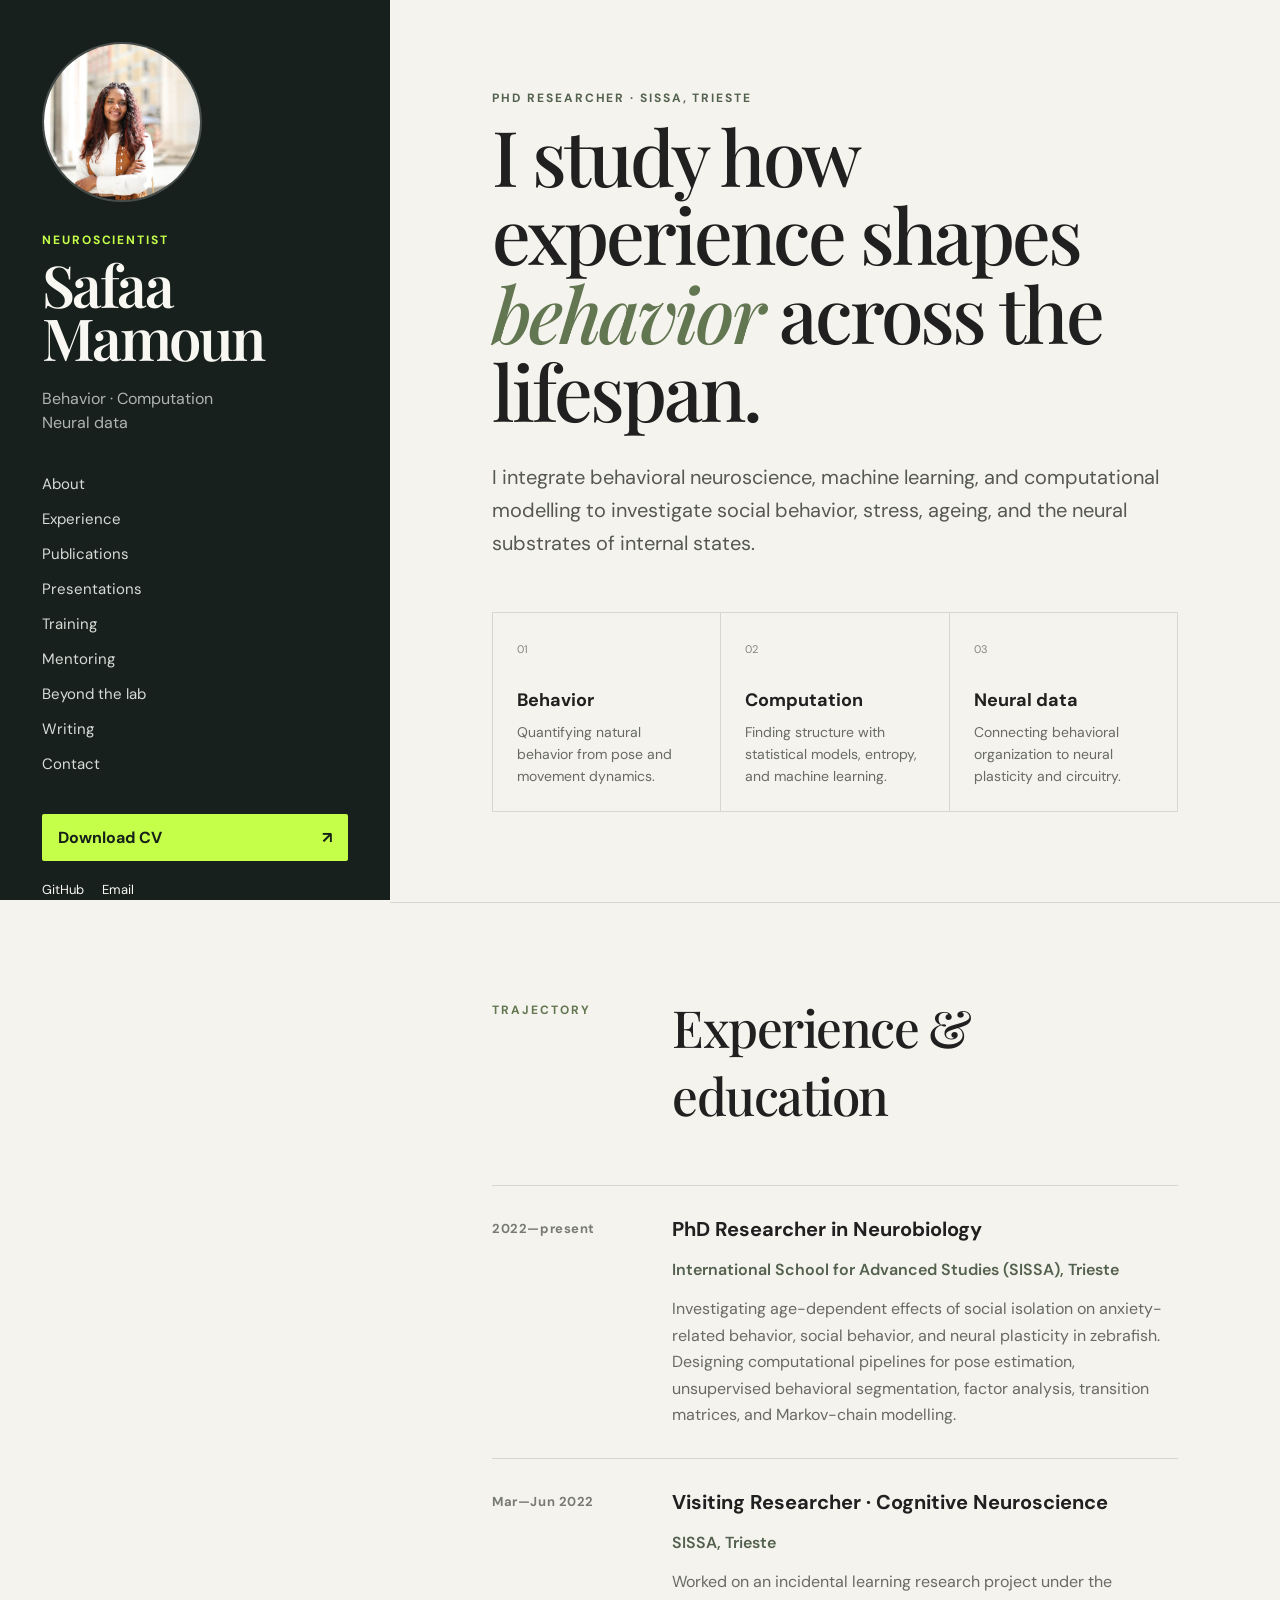
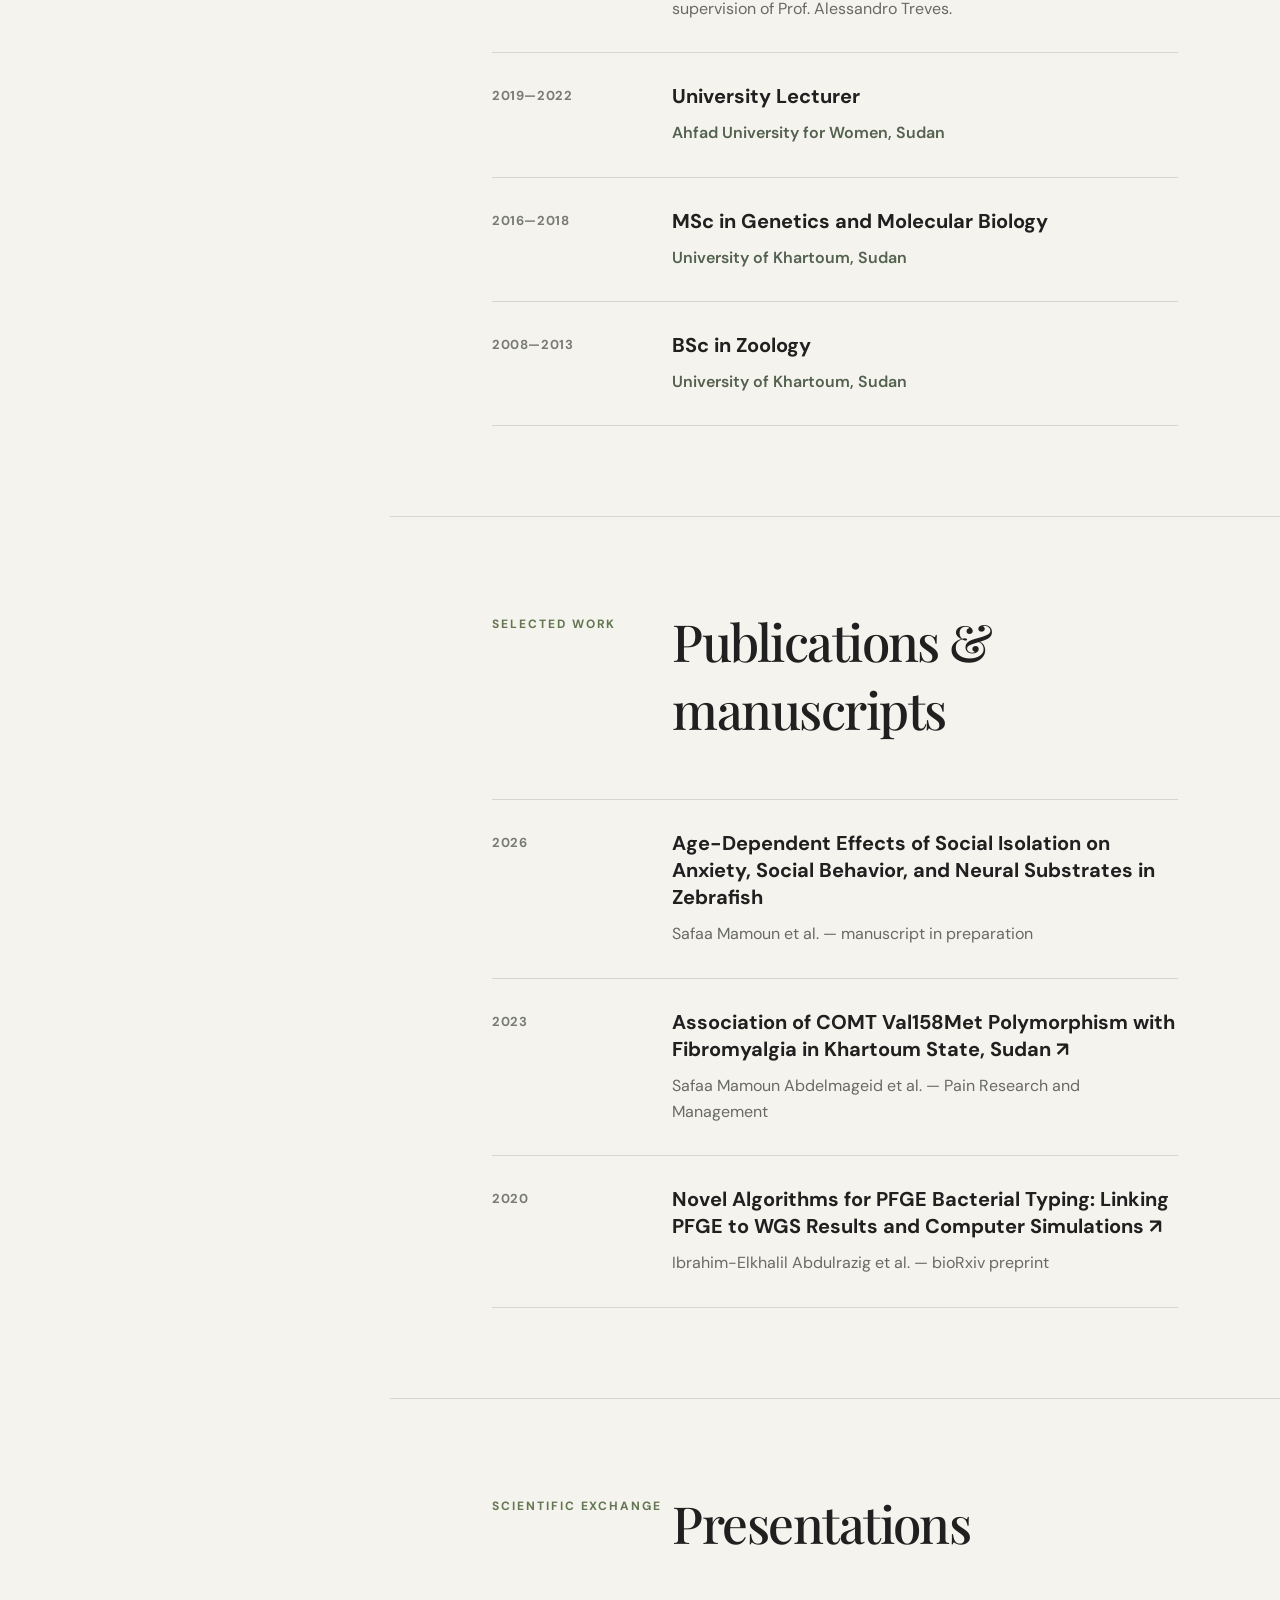
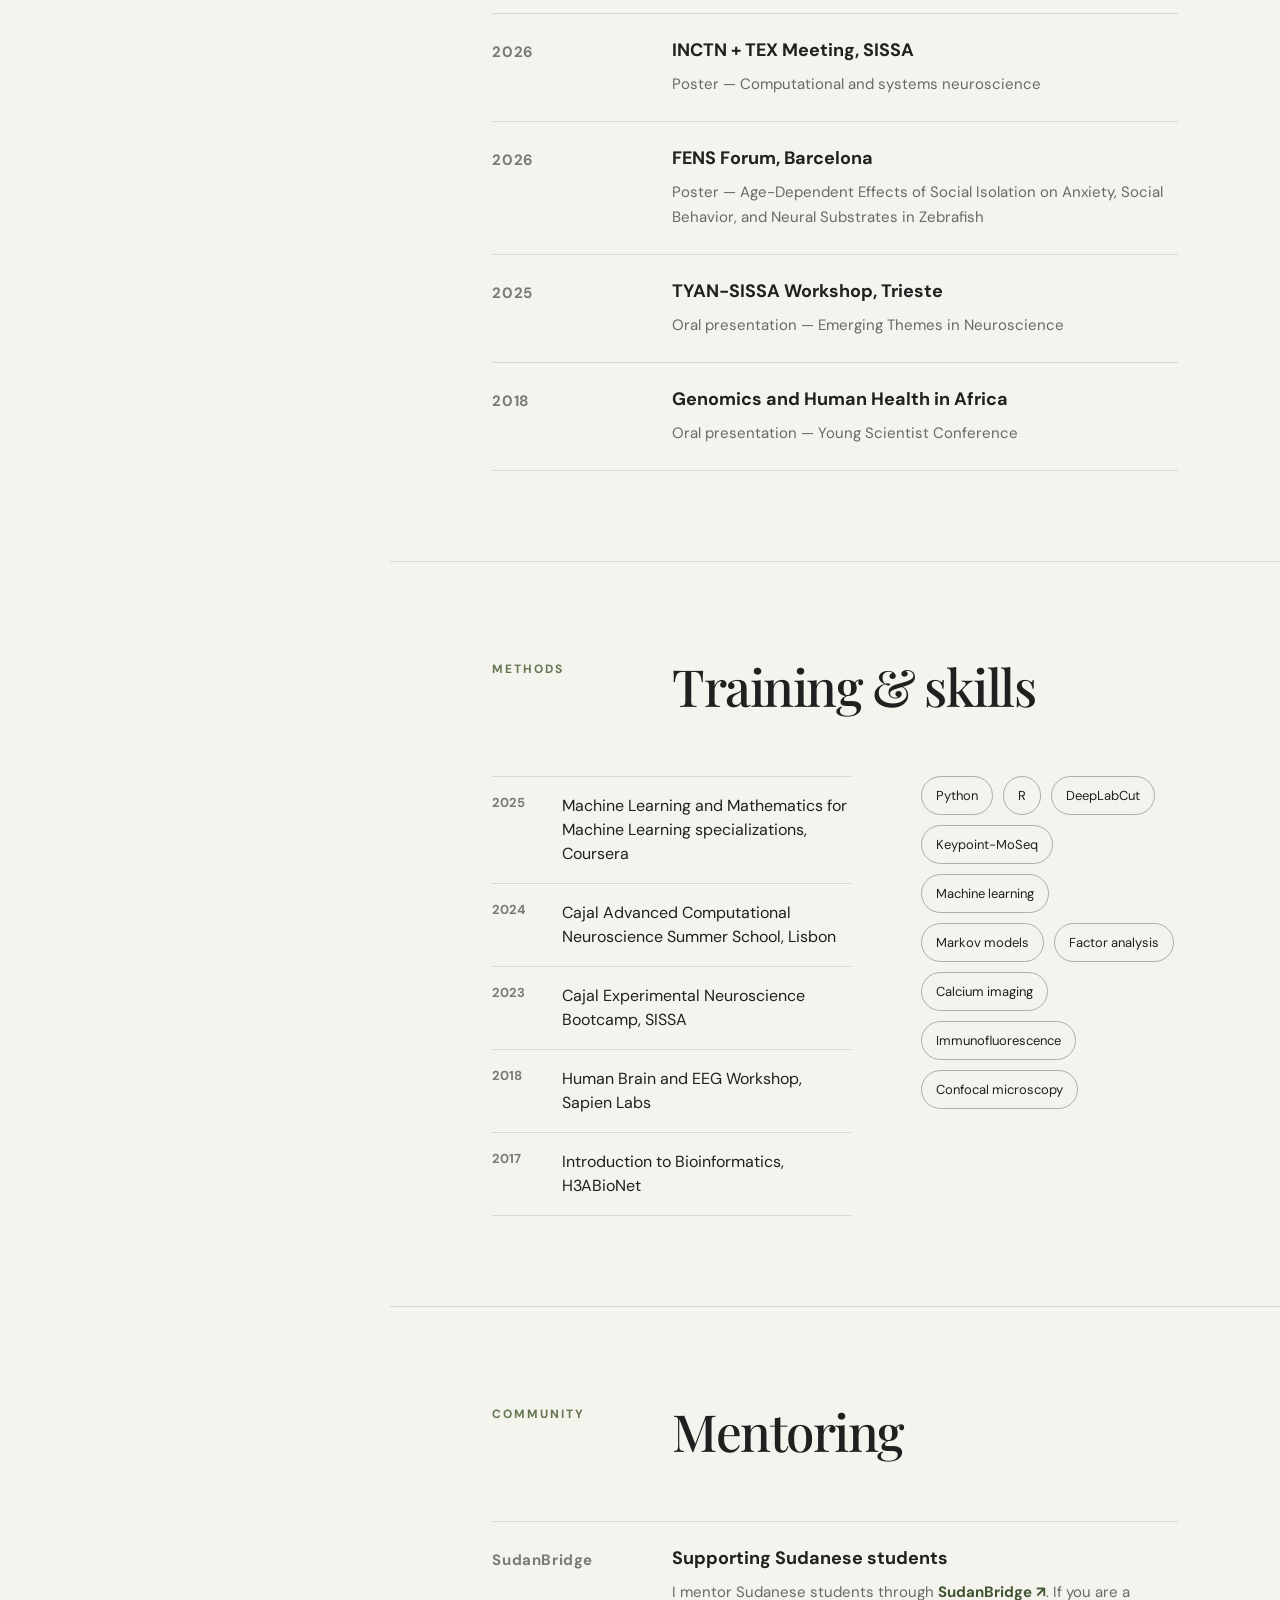
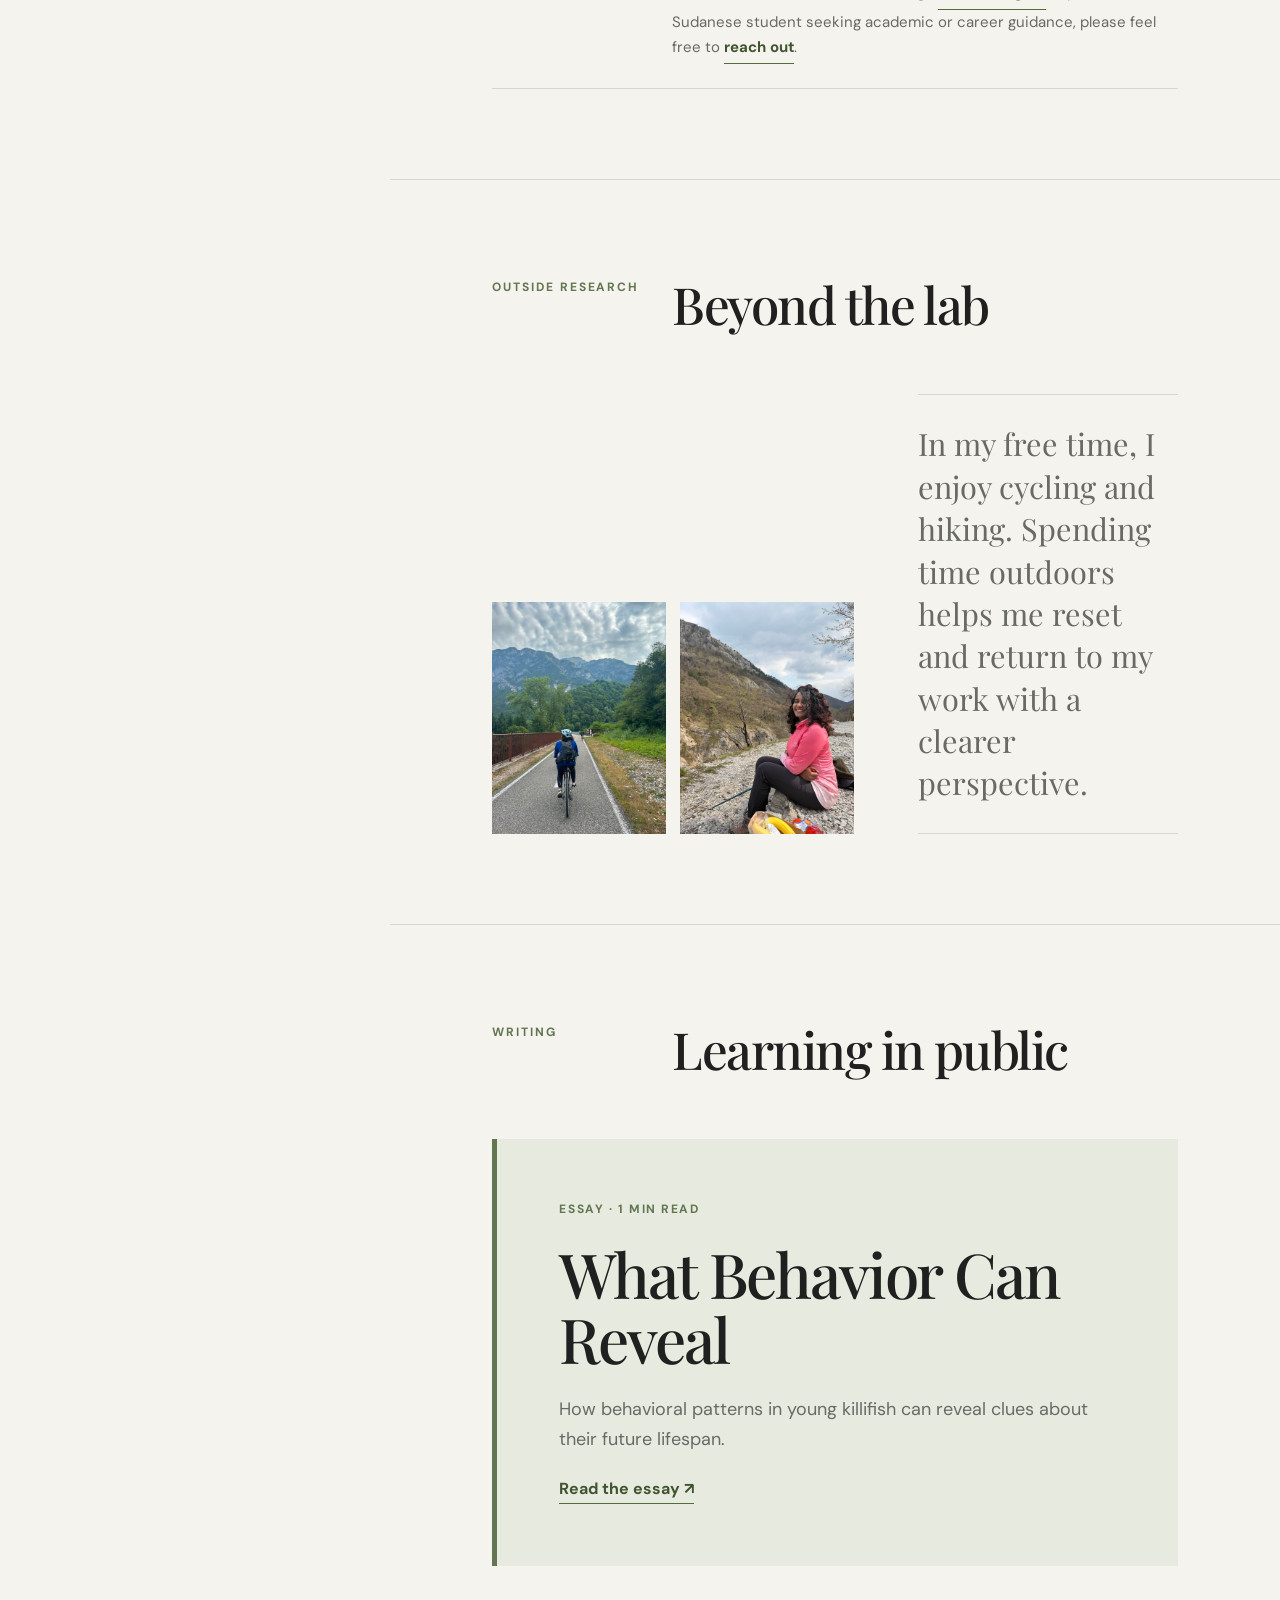
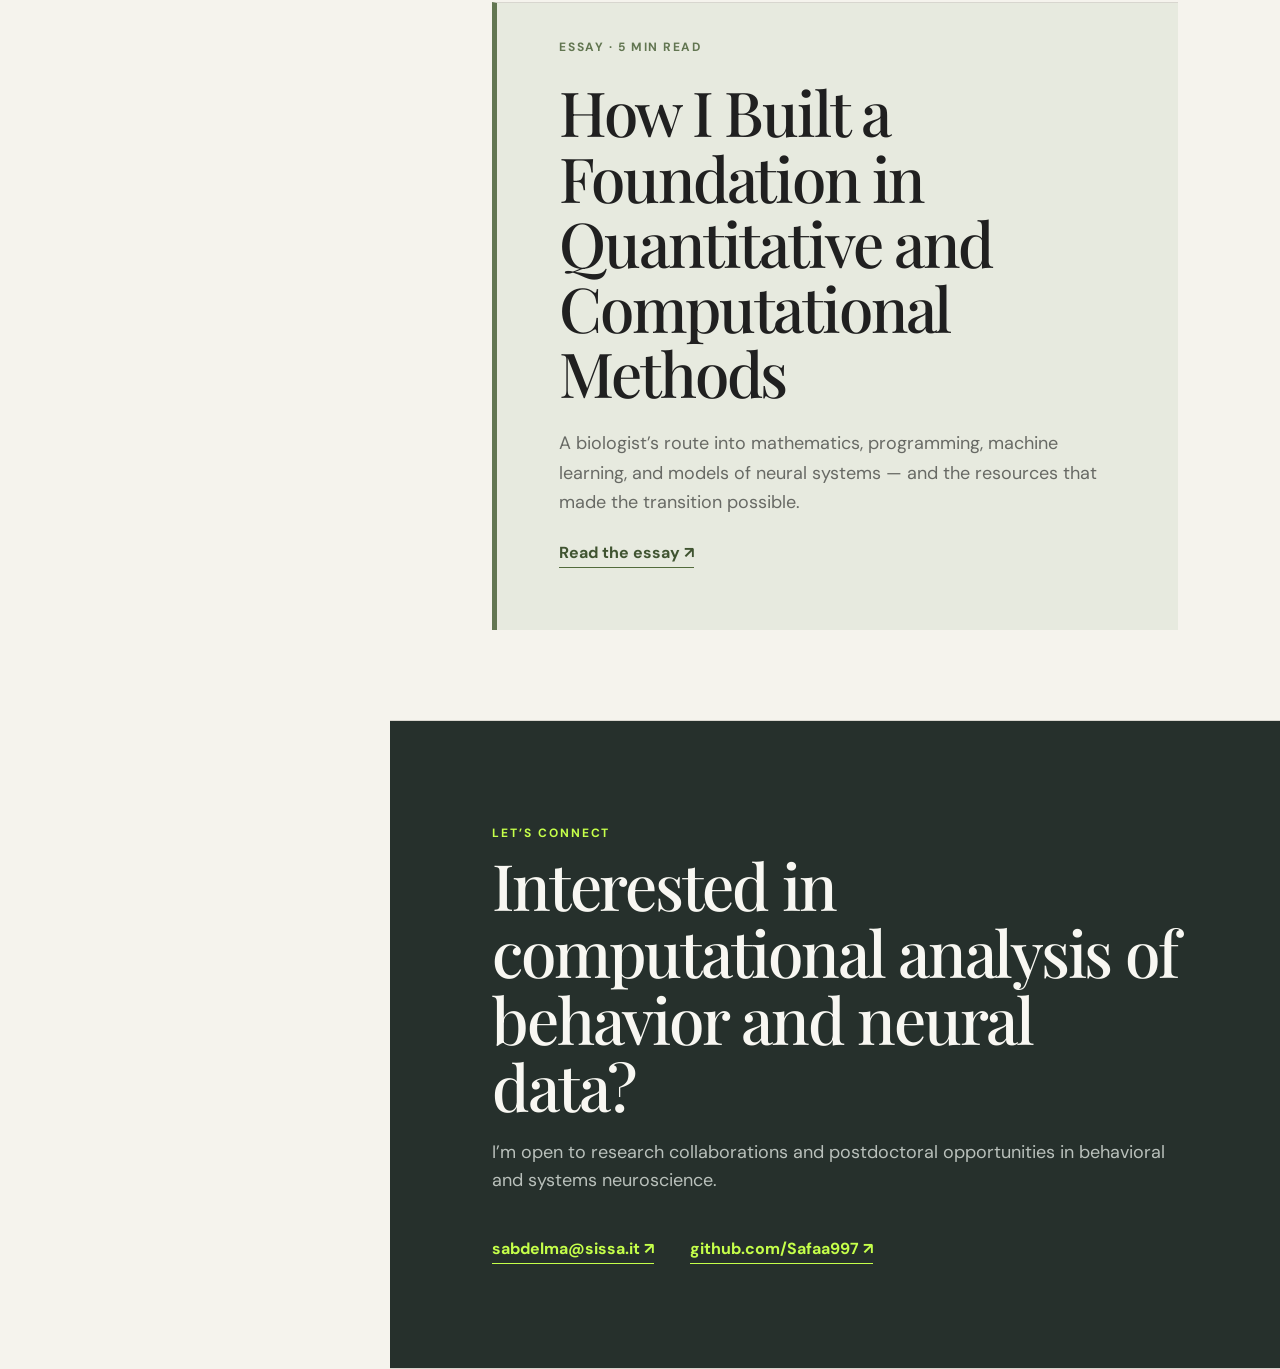
<file: index.html>
<!doctype html>
<html lang="en">
<head>
  <meta charset="utf-8">
  <meta name="viewport" content="width=device-width, initial-scale=1">

  <title>Safaa Mamoun — Neuroscientist</title>

  <meta
    name="description"
    content="Safaa Mamoun is a neuroscientist integrating behavior, computation, and neural data."
  >

  <link rel="preconnect" href="https://fonts.googleapis.com">
  <link rel="preconnect" href="https://fonts.gstatic.com" crossorigin>

  <link
    href="https://fonts.googleapis.com/css2?family=DM+Sans:wght@400;500;600;700&family=Playfair+Display:ital,wght@0,500;1,500&display=swap"
    rel="stylesheet"
  >

  <link rel="stylesheet" href="styles.css">

  <style>
    body .portrait-wrap {
      position: relative;
      width: 160px;
      height: 160px;
      overflow: hidden;
      border-radius: 50%;
      flex-shrink: 0;
    }

    body .portrait {
      position: static;
      display: block;
      width: 100%;
      height: 100%;
      max-width: 100%;
      left: auto;
      top: auto;
      object-fit: cover;
      object-position: center 30%;
      transform: none;
    }

    .beyond-grid {
      display: grid;
      grid-template-columns: minmax(0, 1.5fr) minmax(260px, 0.75fr);
      gap: clamp(28px, 5vw, 72px);
      align-items: end;
    }

    .beyond-gallery {
      display: grid;
      grid-template-columns: repeat(2, minmax(0, 1fr));
      gap: 14px;
    }

    .beyond-figure {
      margin: 0;
    }

    .beyond-image {
      display: block;
      width: 100%;
      aspect-ratio: 3 / 4;
      object-fit: cover;
      object-position: center;
    }

    .beyond-copy {
      padding: 28px 0;
      border-top: 1px solid var(--line, #d8d6cf);
      border-bottom: 1px solid var(--line, #d8d6cf);
    }

    .beyond-copy p {
      margin: 0;
      color: var(--muted, #686a65);
      font-family: "Playfair Display", Georgia, serif;
      font-size: clamp(24px, 2.4vw, 34px);
      line-height: 1.38;
    }

    #writing > article + article {
      margin-top: 36px;
      padding-top: 36px;
      border-top: 1px solid var(--line, #d8d6cf);
    }

    @media (max-width: 680px) {
      body .portrait-wrap {
        width: 90px;
        height: 90px;
      }

      .beyond-grid {
        grid-template-columns: 1fr;
      }

      .beyond-gallery {
        grid-template-columns: 1fr;
      }

      .beyond-image {
        aspect-ratio: 4 / 3;
      }

      .beyond-copy {
        padding: 24px 0;
      }
    }
  </style>
</head>

<body>
  <main>
    <aside class="sidebar">
      <div class="portrait-wrap">
        <img
          class="portrait"
          src="assets/profile.jpg"
          alt="Safaa Mamoun"
        >
      </div>

      <div class="identity">
        <p class="eyebrow">Neuroscientist</p>
        <h1>Safaa<br>Mamoun</h1>
        <p class="role">
          Behavior · Computation<br>
          Neural data
        </p>
      </div>

      <nav aria-label="Primary navigation">
        <a href="#about">About</a>
        <a href="#experience">Experience</a>
        <a href="#publications">Publications</a>
        <a href="#presentations">Presentations</a>
        <a href="#training">Training</a>
        <a href="#mentoring">Mentoring</a>
        <a href="#beyond">Beyond the lab</a>
        <a href="#writing">Writing</a>
        <a href="#contact">Contact</a>
      </nav>

      <div class="sidebar-footer">
        <a
          class="cv-button"
          href="assets/Safaa-Mamoun-CV.pdf"
          target="_blank"
          rel="noopener noreferrer"
        >
          Download CV <span aria-hidden="true">↗</span>
        </a>

        <div class="social-links">
          <a
            href="https://github.com/Safaa997"
            target="_blank"
            rel="noopener noreferrer"
          >
            GitHub
          </a>
          <a href="mailto:sabdelma@sissa.it">Email</a>
        </div>

        <p>© 2026 Safaa Mamoun</p>
      </div>
    </aside>

    <div class="content">
      <section id="about" class="hero section-block">
        <p class="kicker">PhD Researcher · SISSA, Trieste</p>

        <h2>
          I study how experience shapes
          <em>behavior</em> across the lifespan.
        </h2>

        <p class="intro">
          I integrate behavioral neuroscience, machine learning, and
          computational modelling to investigate social behavior, stress,
          ageing, and the neural substrates of internal states.
        </p>

        <div class="focus-grid">
          <div>
            <span>01</span>
            <h3>Behavior</h3>
            <p>
              Quantifying natural behavior from pose and movement dynamics.
            </p>
          </div>

          <div>
            <span>02</span>
            <h3>Computation</h3>
            <p>
              Finding structure with statistical models, entropy, and
              machine learning.
            </p>
          </div>

          <div>
            <span>03</span>
            <h3>Neural data</h3>
            <p>
              Connecting behavioral organization to neural plasticity
              and circuitry.
            </p>
          </div>
        </div>
      </section>

      <section id="experience" class="section-block">
        <div class="section-heading">
          <p>Trajectory</p>
          <h2>Experience &amp; education</h2>
        </div>

        <div class="timeline">
          <article>
            <p class="year">2022—present</p>
            <div>
              <h3>PhD Researcher in Neurobiology</h3>
              <p class="institution">
                International School for Advanced Studies (SISSA), Trieste
              </p>
              <p>
                Investigating age-dependent effects of social isolation on
                anxiety-related behavior, social behavior, and neural
                plasticity in zebrafish. Designing computational pipelines
                for pose estimation, unsupervised behavioral segmentation,
                factor analysis, transition matrices, and Markov-chain
                modelling.
              </p>
            </div>
          </article>

          <article>
            <p class="year">Mar—Jun 2022</p>
            <div>
              <h3>Visiting Researcher · Cognitive Neuroscience</h3>
              <p class="institution">SISSA, Trieste</p>
              <p>
                Worked on an incidental learning research project under
                the supervision of Prof. Alessandro Treves.
              </p>
            </div>
          </article>

          <article>
            <p class="year">2019—2022</p>
            <div>
              <h3>University Lecturer</h3>
              <p class="institution">
                Ahfad University for Women, Sudan
              </p>
            </div>
          </article>

          <article>
            <p class="year">2016—2018</p>
            <div>
              <h3>MSc in Genetics and Molecular Biology</h3>
              <p class="institution">
                University of Khartoum, Sudan
              </p>
            </div>
          </article>

          <article>
            <p class="year">2008—2013</p>
            <div>
              <h3>BSc in Zoology</h3>
              <p class="institution">
                University of Khartoum, Sudan
              </p>
            </div>
          </article>
        </div>
      </section>

      <section id="publications" class="section-block">
        <div class="section-heading">
          <p>Selected work</p>
          <h2>Publications &amp; manuscripts</h2>
        </div>

        <div class="work-list">
          <article>
            <p class="year">2026</p>
            <div>
              <h3>
                Age-Dependent Effects of Social Isolation on Anxiety,
                Social Behavior, and Neural Substrates in Zebrafish
              </h3>
              <p>Safaa Mamoun et al. — manuscript in preparation</p>
            </div>
          </article>

          <article>
            <p class="year">2023</p>
            <div>
              <h3>
                <a
                  href="https://doi.org/10.1155/2023/7313578"
                  target="_blank"
                  rel="noopener noreferrer"
                >
                  Association of COMT Val158Met Polymorphism with
                  Fibromyalgia in Khartoum State, Sudan ↗
                </a>
              </h3>
              <p>
                Safaa Mamoun Abdelmageid et al. —
                Pain Research and Management
              </p>
            </div>
          </article>

          <article>
            <p class="year">2020</p>
            <div>
              <h3>
                <a
                  href="https://doi.org/10.1101/2020.07.05.188623"
                  target="_blank"
                  rel="noopener noreferrer"
                >
                  Novel Algorithms for PFGE Bacterial Typing:
                  Linking PFGE to WGS Results and Computer Simulations ↗
                </a>
              </h3>
              <p>
                Ibrahim-Elkhalil Abdulrazig et al. — bioRxiv preprint
              </p>
            </div>
          </article>
        </div>
      </section>

      <section id="presentations" class="section-block">
        <div class="section-heading">
          <p>Scientific exchange</p>
          <h2>Presentations</h2>
        </div>

        <div class="work-list compact-list">
          <article>
            <p class="year">2026 </p>
            <div>
              <h3>INCTN + TEX Meeting, SISSA</h3>
              <p>Poster — Computational and systems neuroscience</p>
            </div>
          </article>

          <article>
            <p class="year">2026</p>
            <div>
              <h3>FENS Forum, Barcelona</h3>
              <p>
                Poster — Age-Dependent Effects of Social Isolation on
                Anxiety, Social Behavior, and Neural Substrates in Zebrafish
              </p>
            </div>
          </article>

          <article>
            <p class="year">2025</p>
            <div>
              <h3>TYAN-SISSA Workshop, Trieste</h3>
              <p>Oral presentation — Emerging Themes in Neuroscience</p>
            </div>
          </article>

          <article>
            <p class="year">2018</p>
            <div>
              <h3>Genomics and Human Health in Africa</h3>
              <p>Oral presentation — Young Scientist Conference</p>
            </div>
          </article>
        </div>
      </section>

      <section id="training" class="section-block">
        <div class="section-heading">
          <p>Methods</p>
          <h2>Training &amp; skills</h2>
        </div>

        <div class="skills-layout">
          <div class="training-list">
            <div>
              <span>2025</span>
              <p>
                Machine Learning and Mathematics for Machine Learning
                specializations, Coursera
              </p>
            </div>

            <div>
              <span>2024</span>
              <p>
                Cajal Advanced Computational Neuroscience Summer School,
                Lisbon
              </p>
            </div>

            <div>
              <span>2023</span>
              <p>Cajal Experimental Neuroscience Bootcamp, SISSA</p>
            </div>

            <div>
              <span>2018</span>
              <p>Human Brain and EEG Workshop, Sapien Labs</p>
            </div>

            <div>
              <span>2017</span>
              <p>Introduction to Bioinformatics, H3ABioNet</p>
            </div>
          </div>

          <div class="skill-tags" aria-label="Skills">
            <span>Python</span>
            <span>R</span>
            <span>DeepLabCut</span>
            <span>Keypoint-MoSeq</span>
            <span>Machine learning</span>
            <span>Markov models</span>
            <span>Factor analysis</span>
            <span>Calcium imaging</span>
            <span>Immunofluorescence</span>
            <span>Confocal microscopy</span>
          </div>
        </div>
      </section>

      <section id="mentoring" class="section-block">
        <div class="section-heading">
          <p>Community</p>
          <h2>Mentoring</h2>
        </div>

        <div class="work-list compact-list">
          <article>
            <p class="year">SudanBridge</p>
            <div>
              <h3>Supporting Sudanese students</h3>
              <p>
                I mentor Sudanese students through
                <a
                  class="essay-link"
                  href="https://sultan-hassan.github.io/mentoring_program/"
                  target="_blank"
                  rel="noopener noreferrer"
                >SudanBridge ↗</a>.
                If you are a Sudanese student seeking academic or career
                guidance, please feel free to
                <a
                  class="essay-link"
                  href="mailto:sabdelma@sissa.it?subject=SudanBridge%20mentoring"
                >reach out</a>.
              </p>
            </div>
          </article>
        </div>
      </section>

      <section id="beyond" class="beyond section-block">
        <div class="section-heading">
          <p>Outside research</p>
          <h2>Beyond the lab</h2>
        </div>

        <div class="beyond-grid">
          <div class="beyond-gallery">
            <figure class="beyond-figure">
              <img
                class="beyond-image"
                src="assets/Bike.jpg"
                alt="Cycling along a mountain trail"
                loading="lazy"
              >
            </figure>

            <figure class="beyond-figure">
              <img
                class="beyond-image"
                src="assets/Hike.jpg"
                alt="Hiking outdoors"
                loading="lazy"
              >
            </figure>
          </div>

          <div class="beyond-copy">
            <p>
              In my free time, I enjoy cycling and hiking. Spending time
              outdoors helps me reset and return to my work with a clearer
              perspective.
            </p>
          </div>
        </div>
      </section>

      <section id="writing" class="essay-teaser section-block">
        <div class="section-heading">
          <p>Writing</p>
          <h2>Learning in public</h2>
        </div>

        <article>
          <p class="essay-label">Essay · 1 min read</p>

          <h3>What Behavior Can Reveal</h3>

          <p>
            How behavioral patterns in young killifish can reveal
            clues about their future lifespan.
          </p>

          <a class="essay-link" href="essay/behavior-and-aging.html">
            Read the essay ↗
          </a>
        </article>

        <article>
          <p class="essay-label">Essay · 5 min read</p>

          <h3>
            How I Built a Foundation in Quantitative and Computational Methods
          </h3>

          <p>
            A biologist’s route into mathematics, programming, machine
            learning, and models of neural systems — and the resources that
            made the transition possible.
          </p>

          <a class="essay-link" href="essay/">
            Read the essay ↗
          </a>
        </article>
      </section>

      <section id="contact" class="contact section-block">
        <p class="kicker">Let’s connect</p>

        <h2>
          Interested in computational analysis of behavior and neural data?
        </h2>

        <p>
          I’m open to research collaborations and postdoctoral opportunities
          in behavioral and systems neuroscience.
        </p>

        <div class="contact-links">
          <a href="mailto:sabdelma@sissa.it">
            sabdelma@sissa.it ↗
          </a>

          <a
            href="https://github.com/Safaa997"
            target="_blank"
            rel="noopener noreferrer"
          >
            github.com/Safaa997 ↗
          </a>
        </div>
      </section>
    </div>
  </main>

  <!-- Cloudflare Web Analytics -->
  <script
    type="module"
    src="https://static.cloudflareinsights.com/beacon.min.js"
    data-cf-beacon='{"token": "2f7e7b79d9d646109fc4454bb11eda97"}'
  ></script>
  <!-- End Cloudflare Web Analytics -->
</body>
</html>
</file>
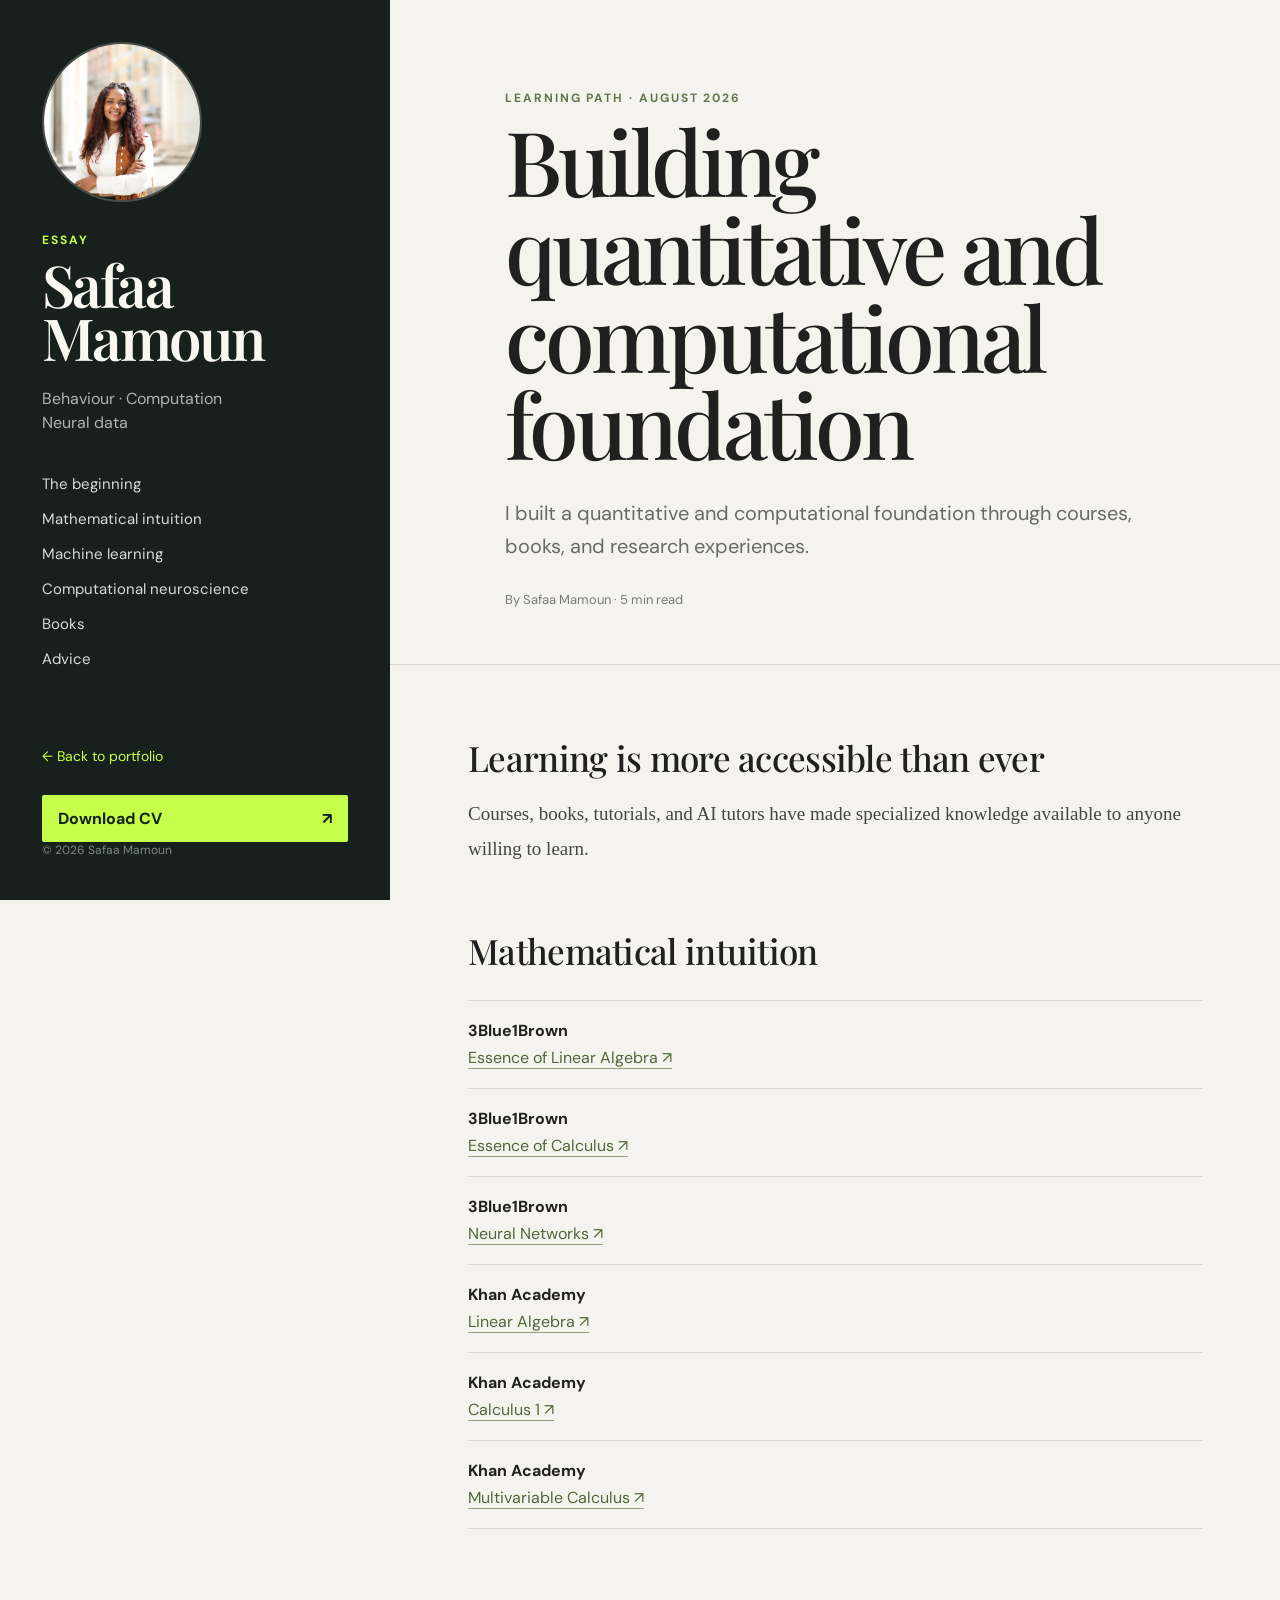
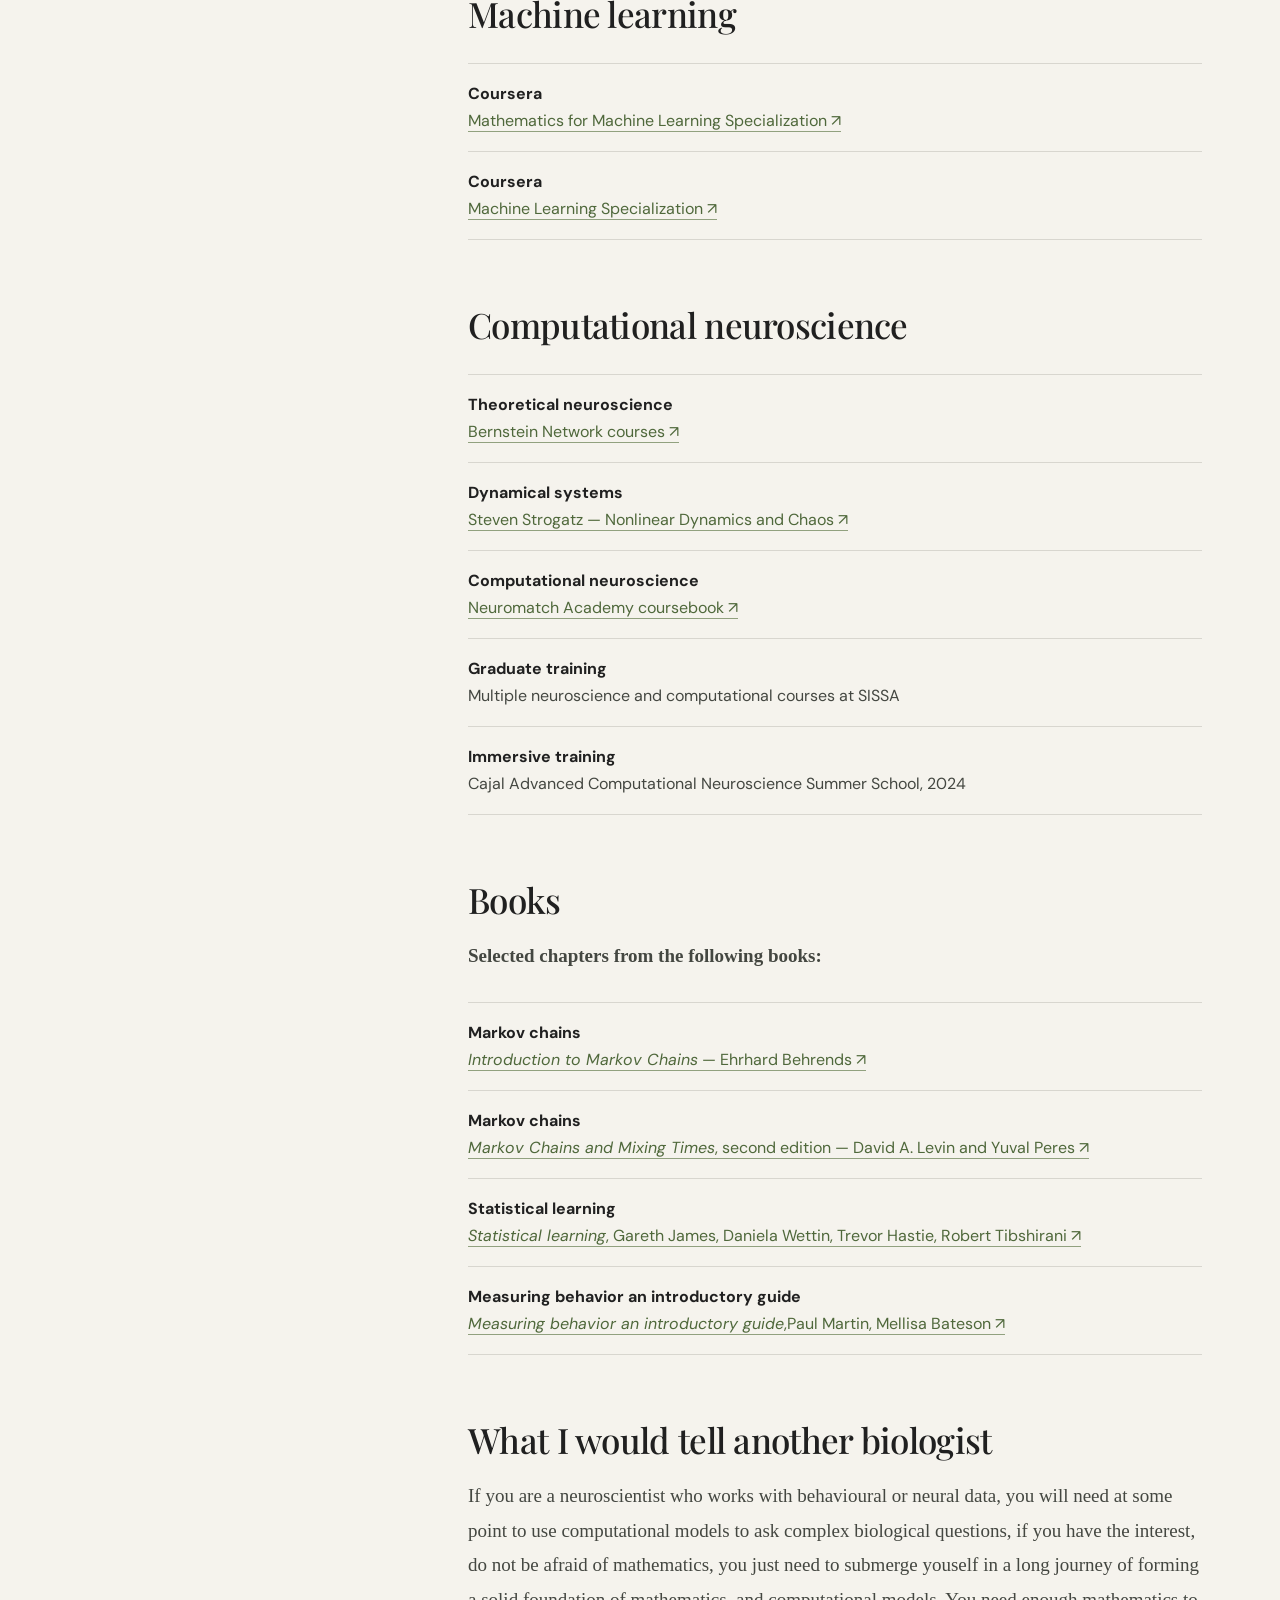
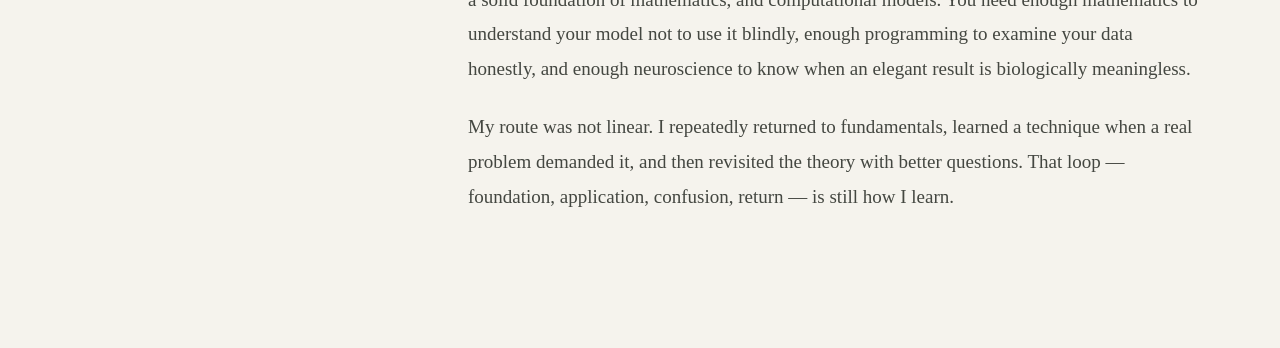
<file: essay/index.html>
<!doctype html>
<html lang="en">
<head>
  <meta charset="utf-8">
  <meta name="viewport" content="width=device-width, initial-scale=1">
  <title>Building Quantitative and Computational Foundations — Safaa Mamoun</title>
  <meta name="description" content="Safaa Mamoun's route from biology into mathematics, machine learning, and computational neuroscience.">
  <link rel="preconnect" href="https://fonts.googleapis.com">
  <link rel="preconnect" href="https://fonts.gstatic.com" crossorigin>
  <link href="https://fonts.googleapis.com/css2?family=DM+Sans:wght@400;500;600;700&amp;family=Playfair+Display:ital,wght@0,500;1,500&amp;display=swap" rel="stylesheet">
  <link rel="stylesheet" href="../styles.css">
</head>
<body>
  <main>
    <aside class="sidebar article-sidebar">
      <div class="portrait-wrap">
        <img class="portrait" src="../assets/profile.jpg" alt="Safaa Mamoun">
      </div>
      <div class="identity">
        <p class="eyebrow">Essay</p>
        <h1>Safaa<br>Mamoun</h1>
        <p class="role">Behaviour · Computation<br>Neural data</p>
      </div>
      <nav aria-label="Essay navigation">
        <a href="#beginning">The beginning</a>
        <a href="#mathematics">Mathematical intuition</a>
        <a href="#machine-learning">Machine learning</a>
        <a href="#neuroscience">Computational neuroscience</a>
        <a href="#books">Books</a>
        <a href="#advice">Advice</a>
      </nav>
      <div class="sidebar-footer">
        <a class="back-link" href="../">← Back to portfolio</a>
        <a class="cv-button" href="../assets/Safaa-Mamoun-CV.pdf" target="_blank" rel="noopener noreferrer">Download CV <span aria-hidden="true">↗</span></a>
        <p>© 2026 Safaa Mamoun</p>
      </div>
    </aside>

    <article class="article-shell">
      <header class="article-hero">
        <p class="kicker">Learning path · August 2026</p>
        <h2>Building quantitative and computational foundation</h2>
        <p class="article-deck"> I built a quantitative and computational foundation through courses, books, and research experiences.</p>
        <p class="article-meta">By Safaa Mamoun · 5 min read</p>
      </header>

      <div class="article-body">
        <h3 id="beginning">Learning is more accessible than ever</h3>
        <p>Courses, books, tutorials, and AI tutors have made specialized knowledge available to anyone willing to learn.</p>

        <h3 id="mathematics">Mathematical intuition</h3>
        <ul class="resource-list">
          <li><strong>3Blue1Brown</strong><a href="https://www.youtube.com/playlist?list=PLZHQObOWTQDPD3MizzM2xVFitgF8hE_ab" target="_blank" rel="noopener noreferrer">Essence of Linear Algebra ↗</a></li>
          <li><strong>3Blue1Brown</strong><a href="https://www.youtube.com/playlist?list=PL0-GT3co4r2wlh6UHTUeQsrf3mlS2lk6x" target="_blank" rel="noopener noreferrer">Essence of Calculus ↗</a></li>
          <li><strong>3Blue1Brown</strong><a href="https://www.youtube.com/playlist?list=PLZHQObOWTQDMsr9K-rj53DwVRMYO3t5Yr" target="_blank" rel="noopener noreferrer">Neural Networks ↗</a></li>
          <li><strong>Khan Academy</strong><a href="https://www.khanacademy.org/math/linear-algebra" target="_blank" rel="noopener noreferrer">Linear Algebra ↗</a></li>
          <li><strong>Khan Academy</strong><a href="https://www.khanacademy.org/math/calculus-1" target="_blank" rel="noopener noreferrer">Calculus 1 ↗</a></li>
          <li><strong>Khan Academy</strong><a href="https://www.khanacademy.org/math/multivariable-calculus" target="_blank" rel="noopener noreferrer">Multivariable Calculus ↗</a></li>
        </ul>

        <h3 id="machine-learning">Machine learning</h3>
        <ul class="resource-list">
          <li><strong>Coursera</strong><a href="https://www.coursera.org/specializations/mathematics-machine-learning" target="_blank" rel="noopener noreferrer">Mathematics for Machine Learning Specialization ↗</a></li>
          <li><strong>Coursera</strong><a href="https://www.coursera.org/specializations/machine-learning-introduction" target="_blank" rel="noopener noreferrer">Machine Learning Specialization ↗</a></li>
        </ul>

        <h3 id="neuroscience">Computational neuroscience</h3>
        <ul class="resource-list">
          <li><strong>Theoretical neuroscience</strong><a href="https://bernstein-network.de/en/teaching-and-research/study-and-training/online-learning/" target="_blank" rel="noopener noreferrer">Bernstein Network courses ↗</a></li>
          <li><strong>Dynamical systems</strong><a href="https://www.youtube.com/playlist?list=PLbN57C5Zdl6j_qJA-pARJnKsmROzPnO9V" target="_blank" rel="noopener noreferrer">Steven Strogatz — Nonlinear Dynamics and Chaos ↗</a></li>
          <li><strong>Computational neuroscience</strong><a href="https://compneuro.neuromatch.io/" target="_blank" rel="noopener noreferrer">Neuromatch Academy coursebook ↗</a></li>
          <li><strong>Graduate training</strong>Multiple neuroscience and computational courses at SISSA</li>
          <li><strong>Immersive training</strong>Cajal Advanced Computational Neuroscience Summer School, 2024</li>
        </ul>

        <h3 id="books">Books</h3>
        <p><strong>Selected chapters from the following books:</strong></p>
        <ul class="resource-list">
        
          <li><strong>Markov chains</strong><a href="https://link.springer.com/book/10.1007/978-3-322-90157-6" target="_blank" rel="noopener noreferrer"><em>Introduction to Markov Chains</em> — Ehrhard Behrends ↗</a></li>
          <li><strong>Markov chains</strong><a href="https://pages.uoregon.edu/dlevin/MARKOV/" target="_blank" rel="noopener noreferrer"><em>Markov Chains and Mixing Times</em>, second edition — David A. Levin and Yuval Peres ↗</a></li>
          <li><strong>Statistical learning</strong><a href="https://www.statlearning.com/" target="_blank" rel="noopener noreferrer"><em>Statistical learning</em>, Gareth James, Daniela Wettin, Trevor Hastie, Robert Tibshirani ↗</a></li>
          <li><strong>Measuring behavior an introductory guide</strong><a href="https://www.amazon.it/-/en/Measuring-Behaviour-Introductory-Melissa-Bateson/dp/1108745725/ref=sr_1_1?adgrpid=1228154805313539&dib=eyJ2IjoiMSJ9.MxZqOwhW35SB_bdBDr3Nk3gGiboYq8qoocznsd5EVprrmKnzFbHKMWG1jziGPhiAYtJFErlCCsySrdDBQiy7lA.0hKAsb3eKG0zIZMsLAzywoUDFTp2sazaj3QfM7Boe1w&dib_tag=se&hvadid=76759839653775&hvbmt=be&hvdev=c&hvlocphy=240677&hvnetw=o&hvqmt=e&hvtargid=kwd-76759913425627%3Aloc-93&hydadcr=28342_1858862&keywords=measuring+behaviour+an+introductory+guide&mcid=e31532aa6a5335df80966b0fd97c8e76&msclkid=d63372ffdcbc1652649a1851edac573d&qid=1789800797&sr=8-1" target="_blank" rel="noopener noreferrer"><em>Measuring behavior an introductory guide</em>,Paul Martin, Mellisa Bateson ↗</a></li>
        </ul>
        </ul>

        <h3 id="advice">What I would tell another biologist</h3>
        <p> If you are a neuroscientist who works with behavioural or neural data, you will need at some point to use computational models to ask complex biological questions, if you have the interest, do not be afraid of mathematics, you just need to submerge youself in a long journey of 
          forming a solid foundation of mathematics, and computational models. You need enough mathematics to understand your model not to use it blindly, enough programming to examine your data honestly, and enough neuroscience to know when an elegant result is biologically meaningless.</p>
        <p>My route was not linear. I repeatedly returned to fundamentals, learned a technique when a real problem demanded it, and then revisited the theory with better questions. That loop — foundation, application, confusion, return — is still how I learn.</p>
      </div>
    </article>
  </main>
    <!-- Cloudflare Web Analytics --><script type='module' src='https://static.cloudflareinsights.com/beacon.min.js' data-cf-beacon='{"token": "2f7e7b79d9d646109fc4454bb11eda97"}'></script><!-- End Cloudflare Web Analytics -->
</body>
</html>
</file>
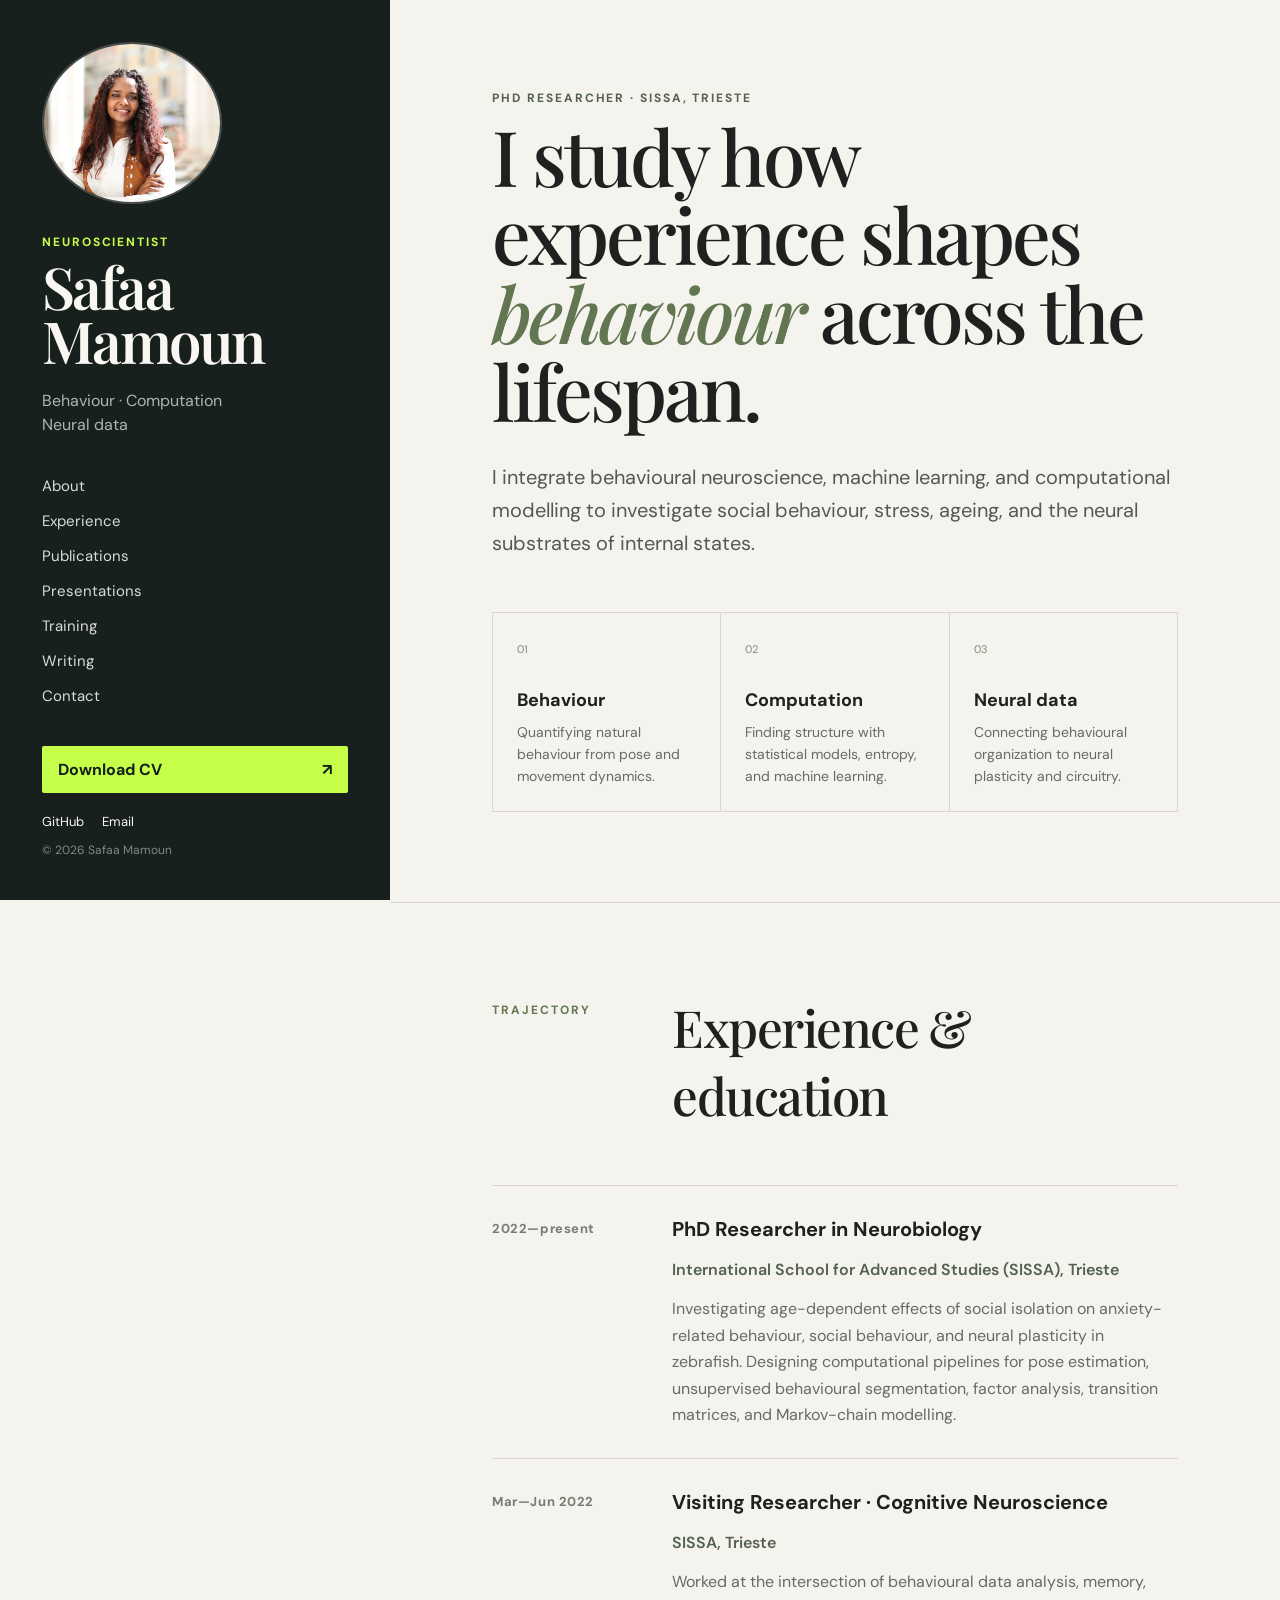
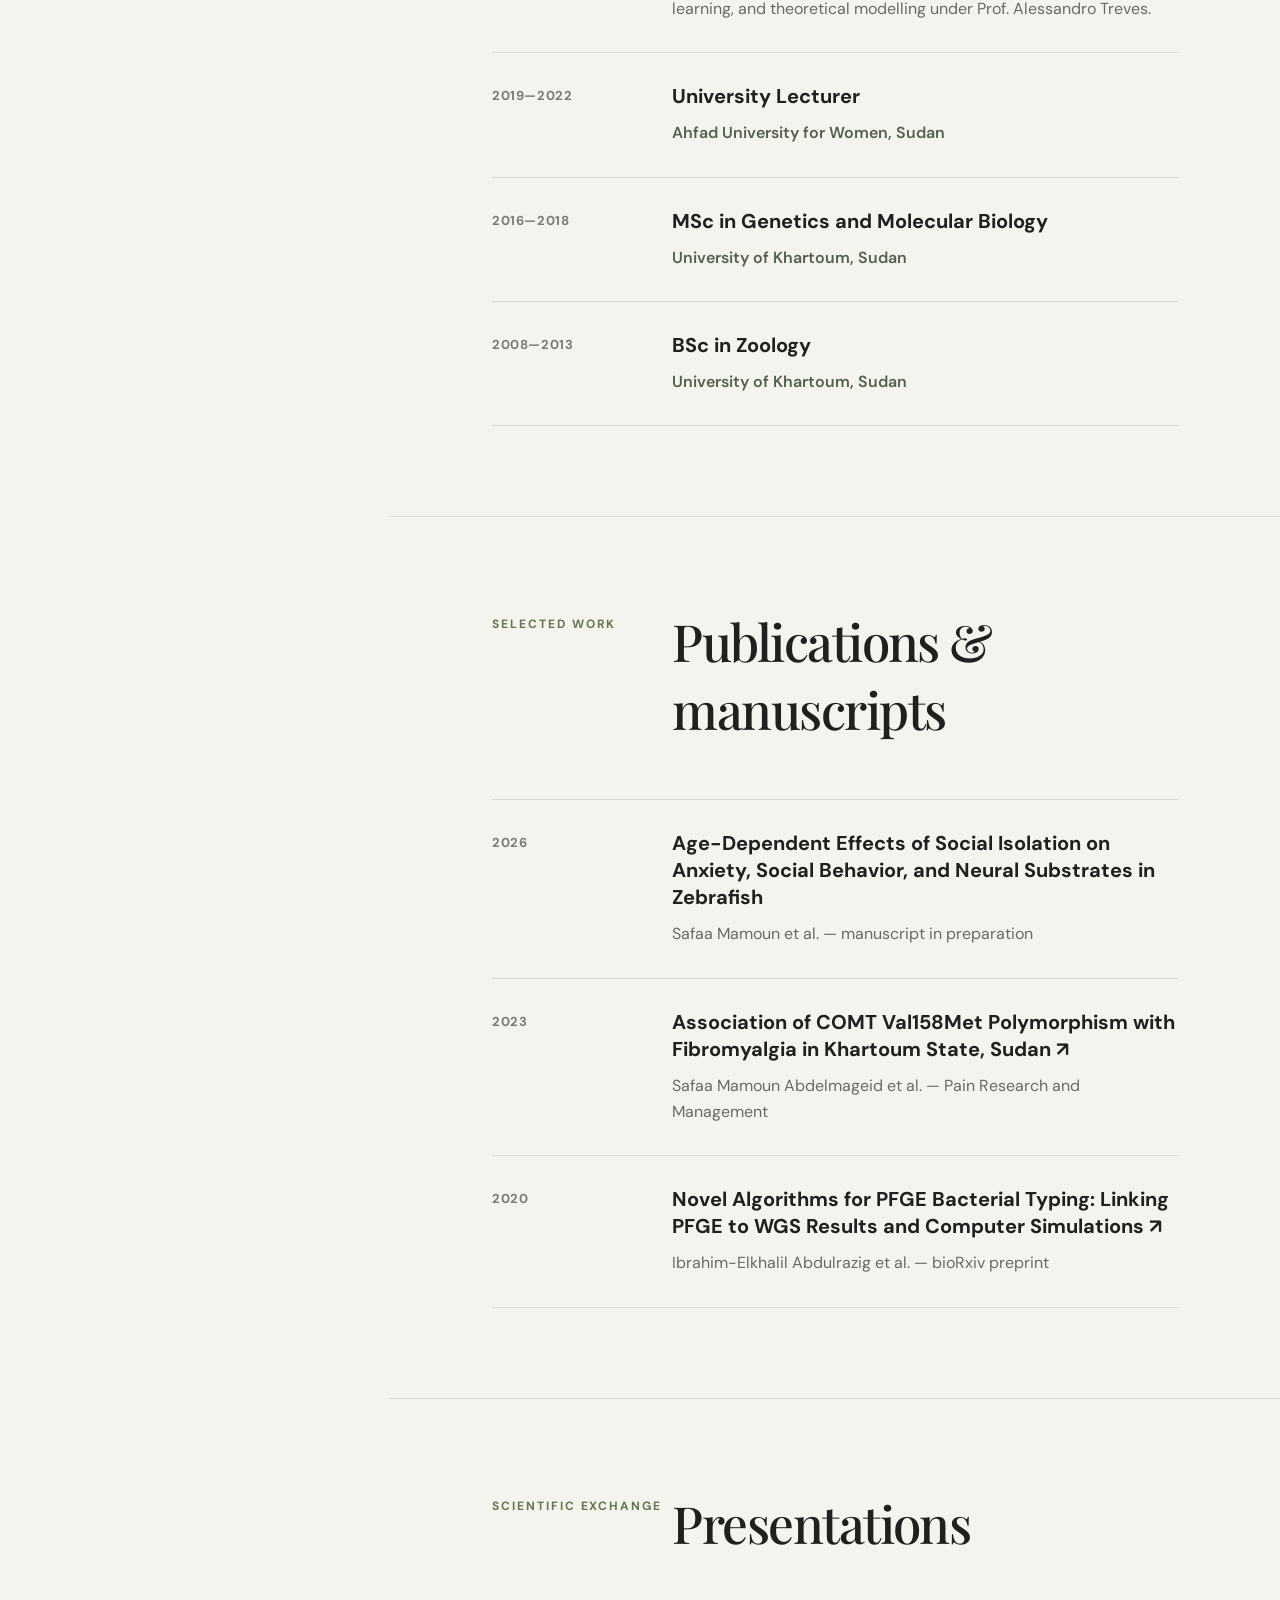
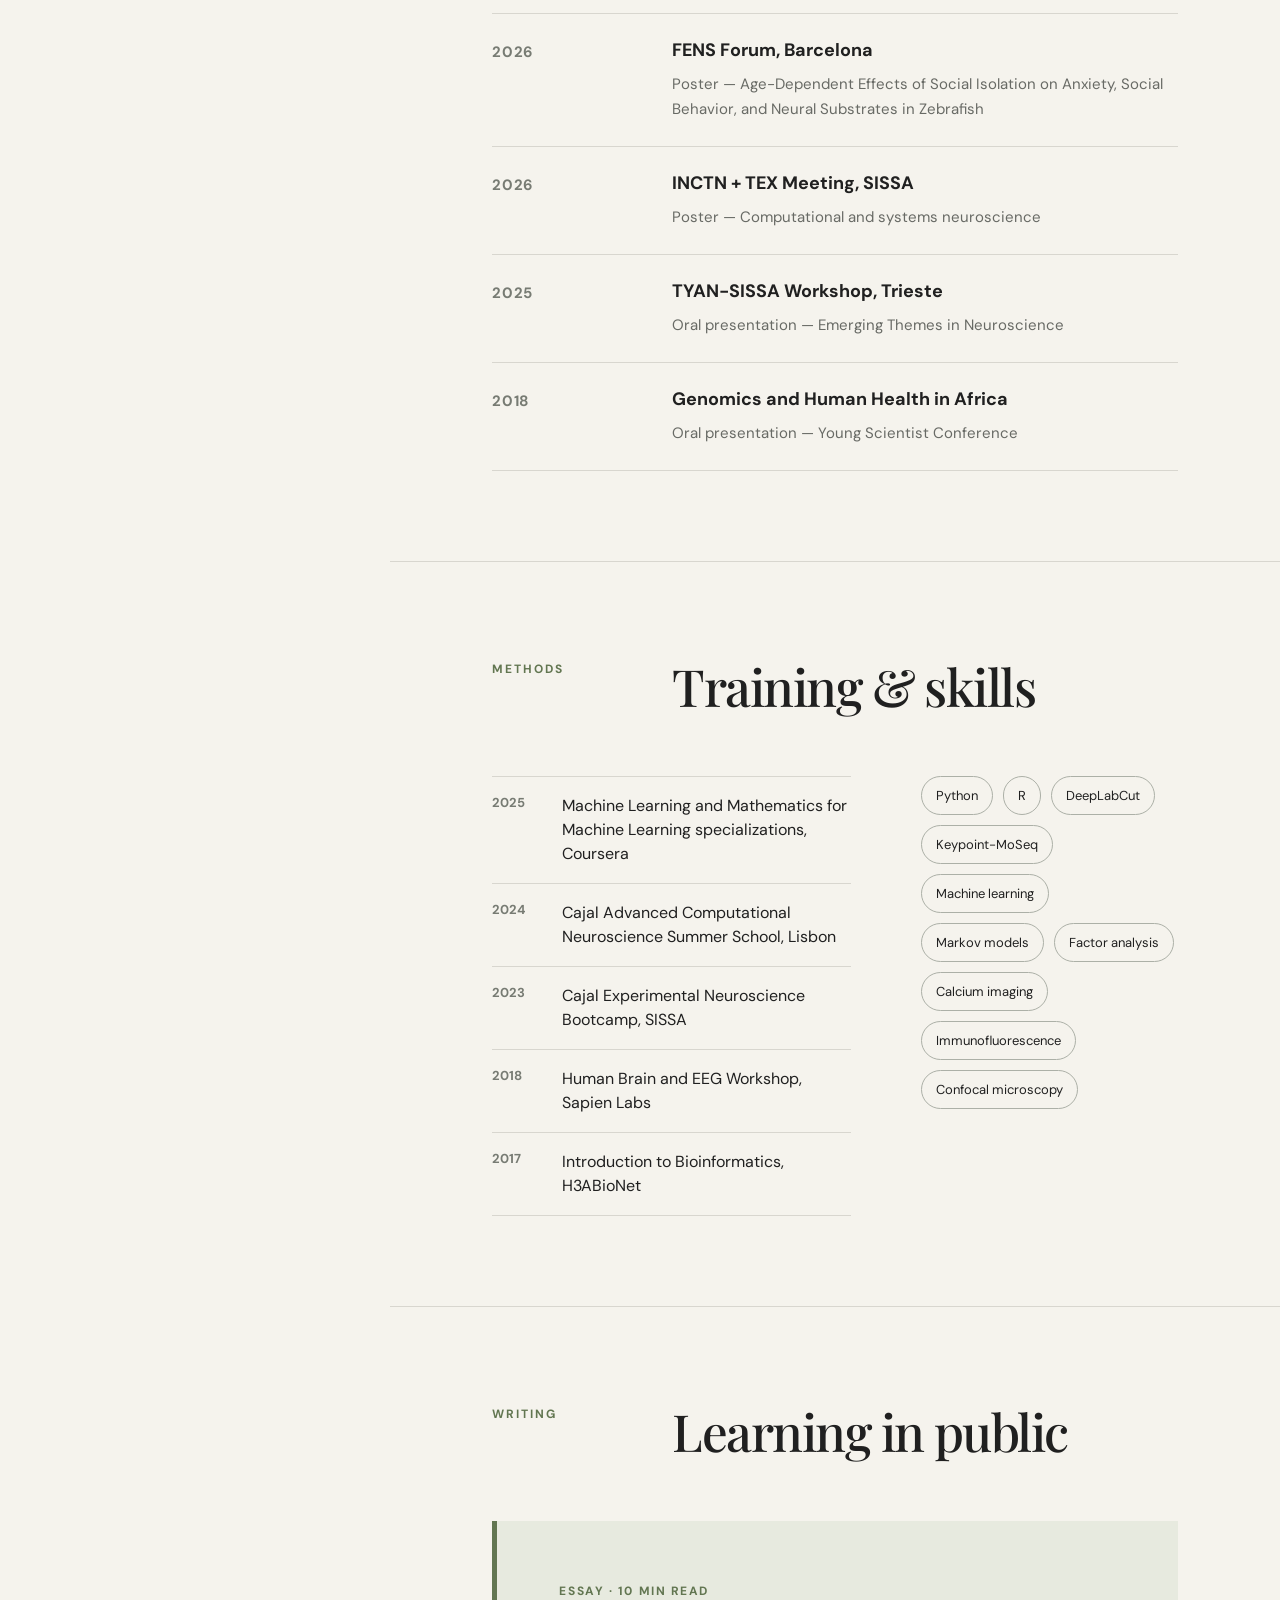
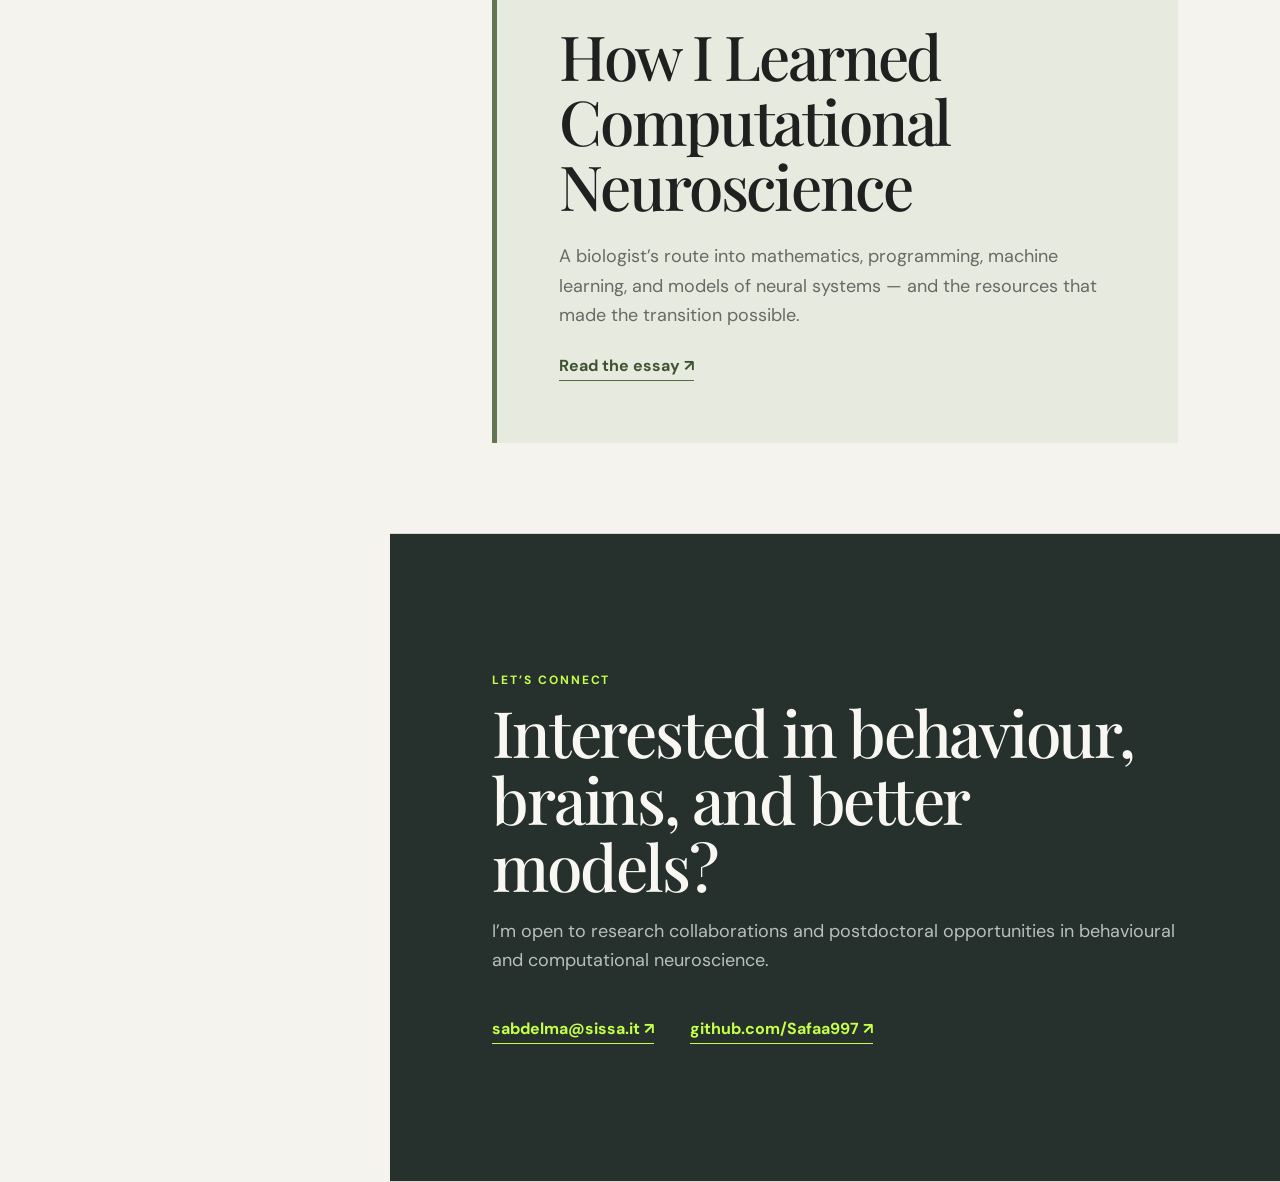
<file: Safaa-Mamoun-GitHub-Pages/index.html>
<!doctype html>
<html lang="en">
<head>
  <meta charset="utf-8">
  <meta name="viewport" content="width=device-width, initial-scale=1">
  <title>Safaa Mamoun — Neuroscientist</title>
  <meta name="description" content="Safaa Mamoun is a neuroscientist integrating behaviour, computation, and neural data.">
  <link rel="preconnect" href="https://fonts.googleapis.com">
  <link rel="preconnect" href="https://fonts.gstatic.com" crossorigin>
  <link href="https://fonts.googleapis.com/css2?family=DM+Sans:wght@400;500;600;700&family=Playfair+Display:ital,wght@0,500;1,500&display=swap" rel="stylesheet">
  <link rel="stylesheet" href="styles.css">
</head>
<body>
  <main>
    <aside class="sidebar">
      <div class="portrait-wrap"><img class="portrait" src="assets/profile.jpg" alt="Safaa Mamoun"></div>
      <div class="identity">
        <p class="eyebrow">Neuroscientist</p>
        <h1>Safaa<br>Mamoun</h1>
        <p class="role">Behaviour · Computation<br>Neural data</p>
      </div>
      <nav aria-label="Primary navigation">
        <a href="#about">About</a><a href="#experience">Experience</a><a href="#publications">Publications</a><a href="#presentations">Presentations</a><a href="#training">Training</a><a href="#writing">Writing</a><a href="#contact">Contact</a>
      </nav>
      <div class="sidebar-footer">
        <a class="cv-button" href="assets/Safaa-Mamoun-CV.pdf" target="_blank">Download CV <span aria-hidden="true">↗</span></a>
        <div class="social-links"><a href="https://github.com/Safaa997" target="_blank">GitHub</a><a href="mailto:sabdelma@sissa.it">Email</a></div>
        <p>© 2026 Safaa Mamoun</p>
      </div>
    </aside>

    <div class="content">
      <section id="about" class="hero section-block">
        <p class="kicker">PhD Researcher · SISSA, Trieste</p>
        <h2>I study how experience shapes <em>behaviour</em> across the lifespan.</h2>
        <p class="intro">I integrate behavioural neuroscience, machine learning, and computational modelling to investigate social behaviour, stress, ageing, and the neural substrates of internal states.</p>
        <div class="focus-grid">
          <div><span>01</span><h3>Behaviour</h3><p>Quantifying natural behaviour from pose and movement dynamics.</p></div>
          <div><span>02</span><h3>Computation</h3><p>Finding structure with statistical models, entropy, and machine learning.</p></div>
          <div><span>03</span><h3>Neural data</h3><p>Connecting behavioural organization to neural plasticity and circuitry.</p></div>
        </div>
      </section>

      <section id="experience" class="section-block">
        <div class="section-heading"><p>Trajectory</p><h2>Experience & education</h2></div>
        <div class="timeline">
          <article><p class="year">2022—present</p><div><h3>PhD Researcher in Neurobiology</h3><p class="institution">International School for Advanced Studies (SISSA), Trieste</p><p>Investigating age-dependent effects of social isolation on anxiety-related behaviour, social behaviour, and neural plasticity in zebrafish. Designing computational pipelines for pose estimation, unsupervised behavioural segmentation, factor analysis, transition matrices, and Markov-chain modelling.</p></div></article>
          <article><p class="year">Mar—Jun 2022</p><div><h3>Visiting Researcher · Cognitive Neuroscience</h3><p class="institution">SISSA, Trieste</p><p>Worked at the intersection of behavioural data analysis, memory, learning, and theoretical modelling under Prof. Alessandro Treves.</p></div></article>
          <article><p class="year">2019—2022</p><div><h3>University Lecturer</h3><p class="institution">Ahfad University for Women, Sudan</p></div></article>
          <article><p class="year">2016—2018</p><div><h3>MSc in Genetics and Molecular Biology</h3><p class="institution">University of Khartoum, Sudan</p></div></article>
          <article><p class="year">2008—2013</p><div><h3>BSc in Zoology</h3><p class="institution">University of Khartoum, Sudan</p></div></article>
        </div>
      </section>

      <section id="publications" class="section-block">
        <div class="section-heading"><p>Selected work</p><h2>Publications & manuscripts</h2></div>
        <div class="work-list">
          <article><p class="year">2026</p><div><h3>Age-Dependent Effects of Social Isolation on Anxiety, Social Behavior, and Neural Substrates in Zebrafish</h3><p>Safaa Mamoun et al. — manuscript in preparation</p></div></article>
          <article><p class="year">2023</p><div><h3><a href="https://doi.org/10.1155/2023/7313578" target="_blank">Association of COMT Val158Met Polymorphism with Fibromyalgia in Khartoum State, Sudan ↗</a></h3><p>Safaa Mamoun Abdelmageid et al. — Pain Research and Management</p></div></article>
          <article><p class="year">2020</p><div><h3><a href="https://doi.org/10.1101/2020.07.05.188623" target="_blank">Novel Algorithms for PFGE Bacterial Typing: Linking PFGE to WGS Results and Computer Simulations ↗</a></h3><p>Ibrahim-Elkhalil Abdulrazig et al. — bioRxiv preprint</p></div></article>
        </div>
      </section>

      <section id="presentations" class="section-block">
        <div class="section-heading"><p>Scientific exchange</p><h2>Presentations</h2></div>
        <div class="work-list compact-list">
          <article><p class="year">2026</p><div><h3>FENS Forum, Barcelona</h3><p>Poster — Age-Dependent Effects of Social Isolation on Anxiety, Social Behavior, and Neural Substrates in Zebrafish</p></div></article>
          <article><p class="year">2026</p><div><h3>INCTN + TEX Meeting, SISSA</h3><p>Poster — Computational and systems neuroscience</p></div></article>
          <article><p class="year">2025</p><div><h3>TYAN-SISSA Workshop, Trieste</h3><p>Oral presentation — Emerging Themes in Neuroscience</p></div></article>
          <article><p class="year">2018</p><div><h3>Genomics and Human Health in Africa</h3><p>Oral presentation — Young Scientist Conference</p></div></article>
        </div>
      </section>

      <section id="training" class="section-block">
        <div class="section-heading"><p>Methods</p><h2>Training & skills</h2></div>
        <div class="skills-layout">
          <div class="training-list">
            <div><span>2025</span><p>Machine Learning and Mathematics for Machine Learning specializations, Coursera</p></div>
            <div><span>2024</span><p>Cajal Advanced Computational Neuroscience Summer School, Lisbon</p></div>
            <div><span>2023</span><p>Cajal Experimental Neuroscience Bootcamp, SISSA</p></div>
            <div><span>2018</span><p>Human Brain and EEG Workshop, Sapien Labs</p></div>
            <div><span>2017</span><p>Introduction to Bioinformatics, H3ABioNet</p></div>
          </div>
          <div class="skill-tags" aria-label="Skills"><span>Python</span><span>R</span><span>DeepLabCut</span><span>Keypoint-MoSeq</span><span>Machine learning</span><span>Markov models</span><span>Factor analysis</span><span>Calcium imaging</span><span>Immunofluorescence</span><span>Confocal microscopy</span></div>
        </div>
      </section>

      <section id="writing" class="essay-teaser section-block">
        <div class="section-heading"><p>Writing</p><h2>Learning in public</h2></div>
        <article>
          <p class="essay-label">Essay · 10 min read</p>
          <h3>How I Learned Computational Neuroscience</h3>
          <p>A biologist’s route into mathematics, programming, machine learning, and models of neural systems — and the resources that made the transition possible.</p>
          <a class="essay-link" href="essay/">Read the essay ↗</a>
        </article>
      </section>

      <section id="contact" class="contact section-block">
        <p class="kicker">Let’s connect</p>
        <h2>Interested in behaviour, brains, and better models?</h2>
        <p>I’m open to research collaborations and postdoctoral opportunities in behavioural and computational neuroscience.</p>
        <div class="contact-links"><a href="mailto:sabdelma@sissa.it">sabdelma@sissa.it ↗</a><a href="https://github.com/Safaa997" target="_blank">github.com/Safaa997 ↗</a></div>
      </section>
    </div>
  </main>
</body>
</html>
</file>
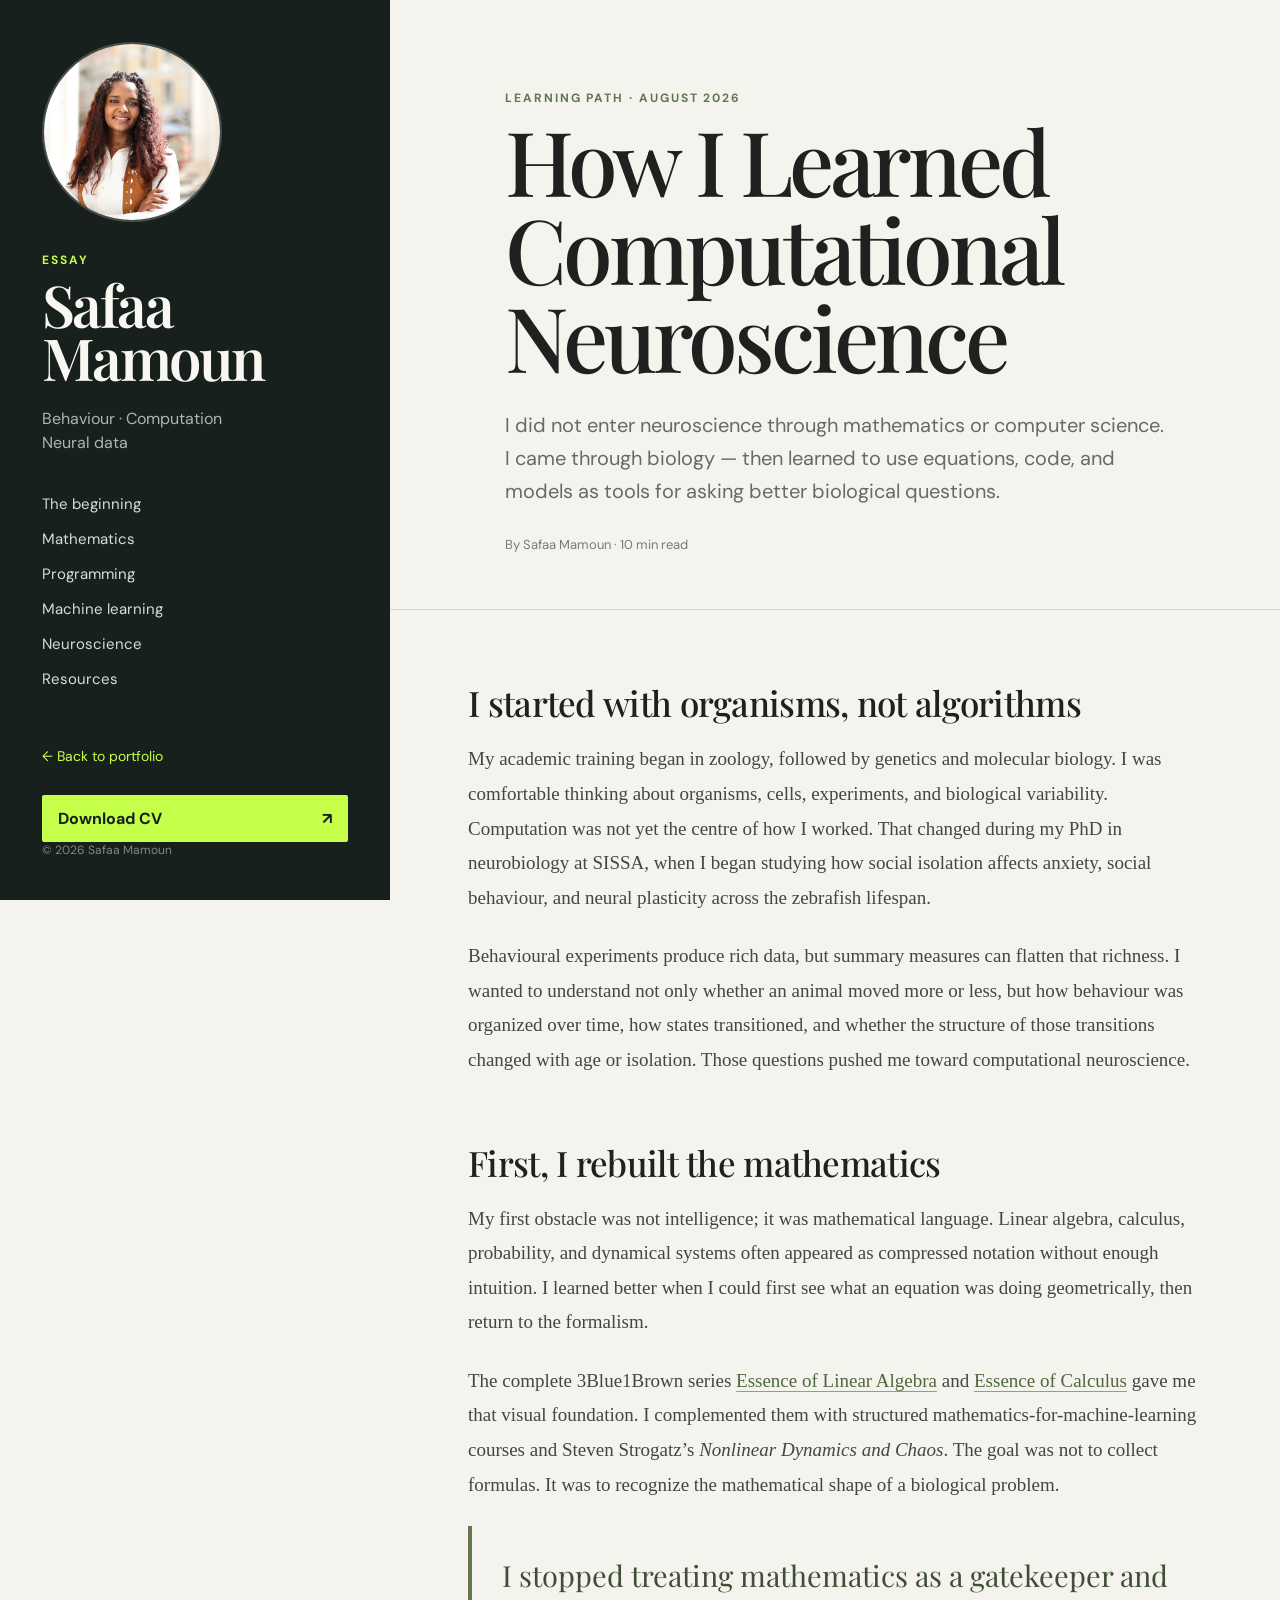
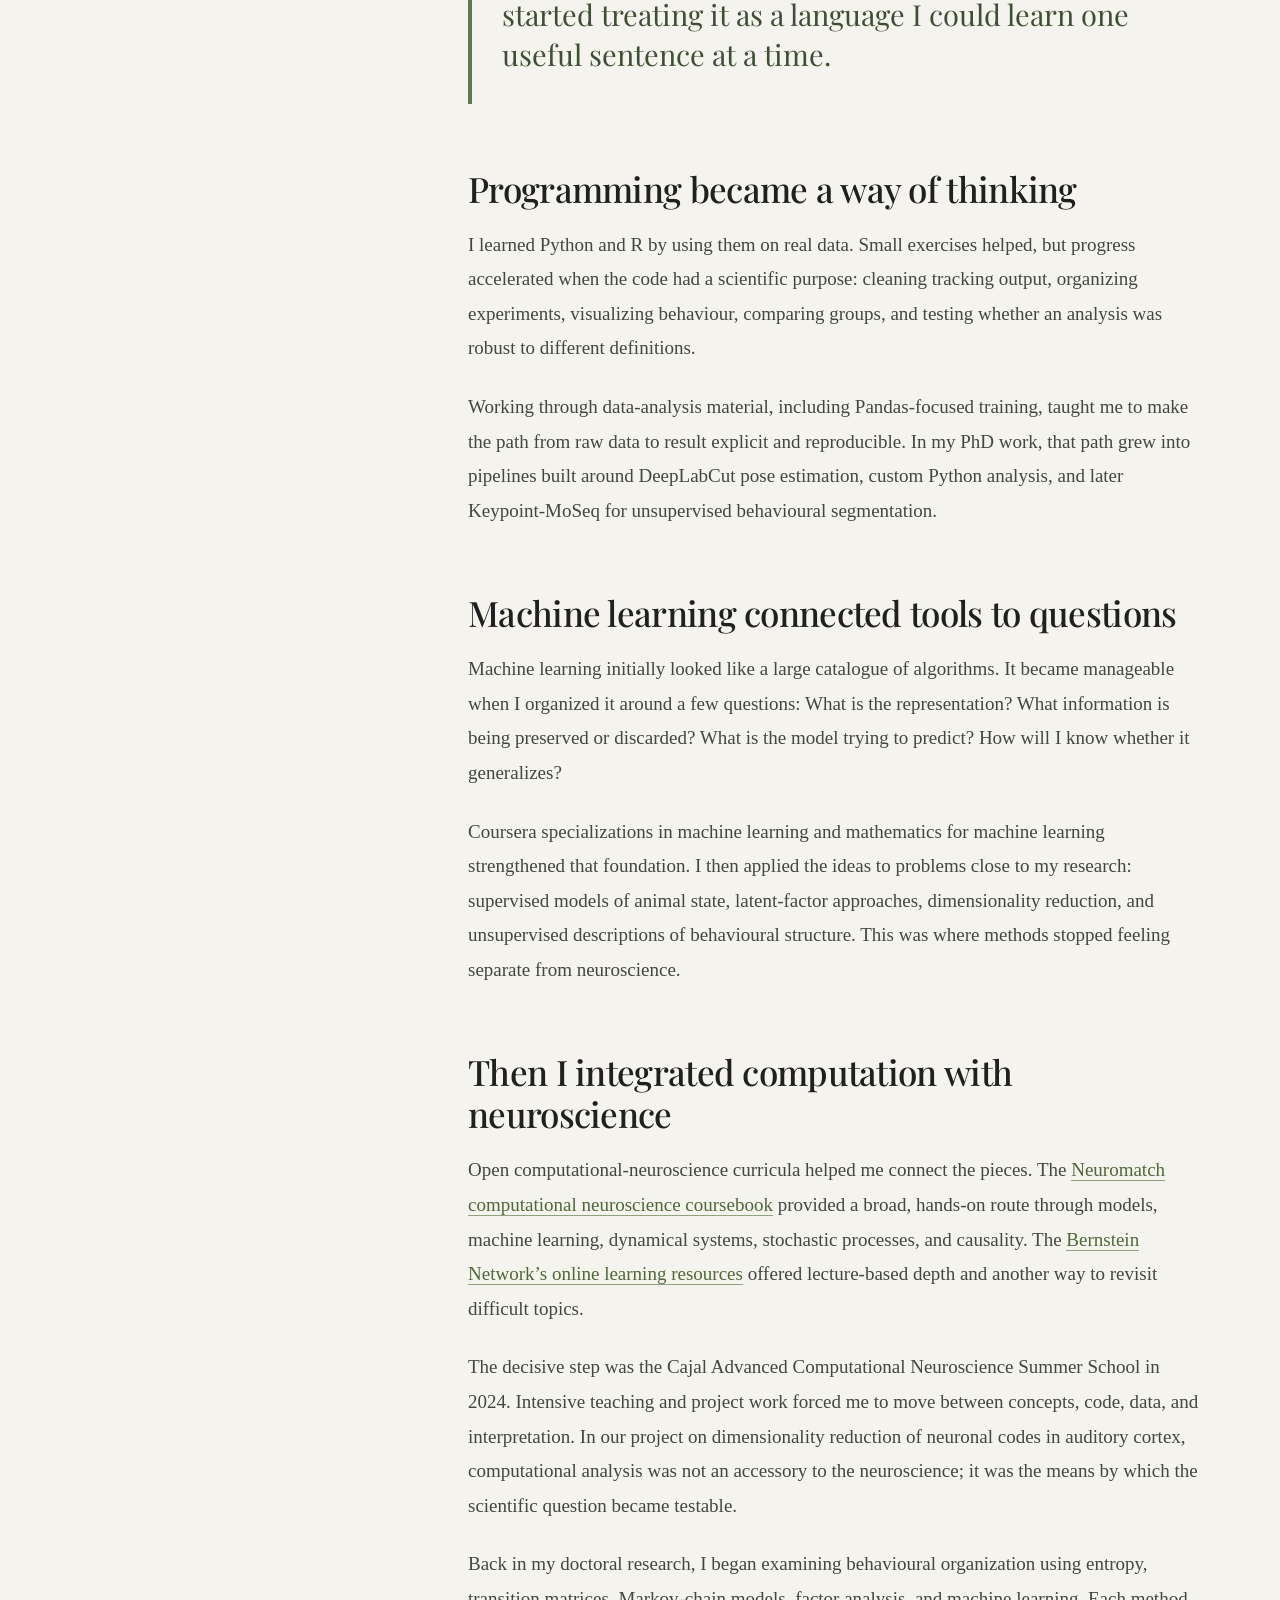
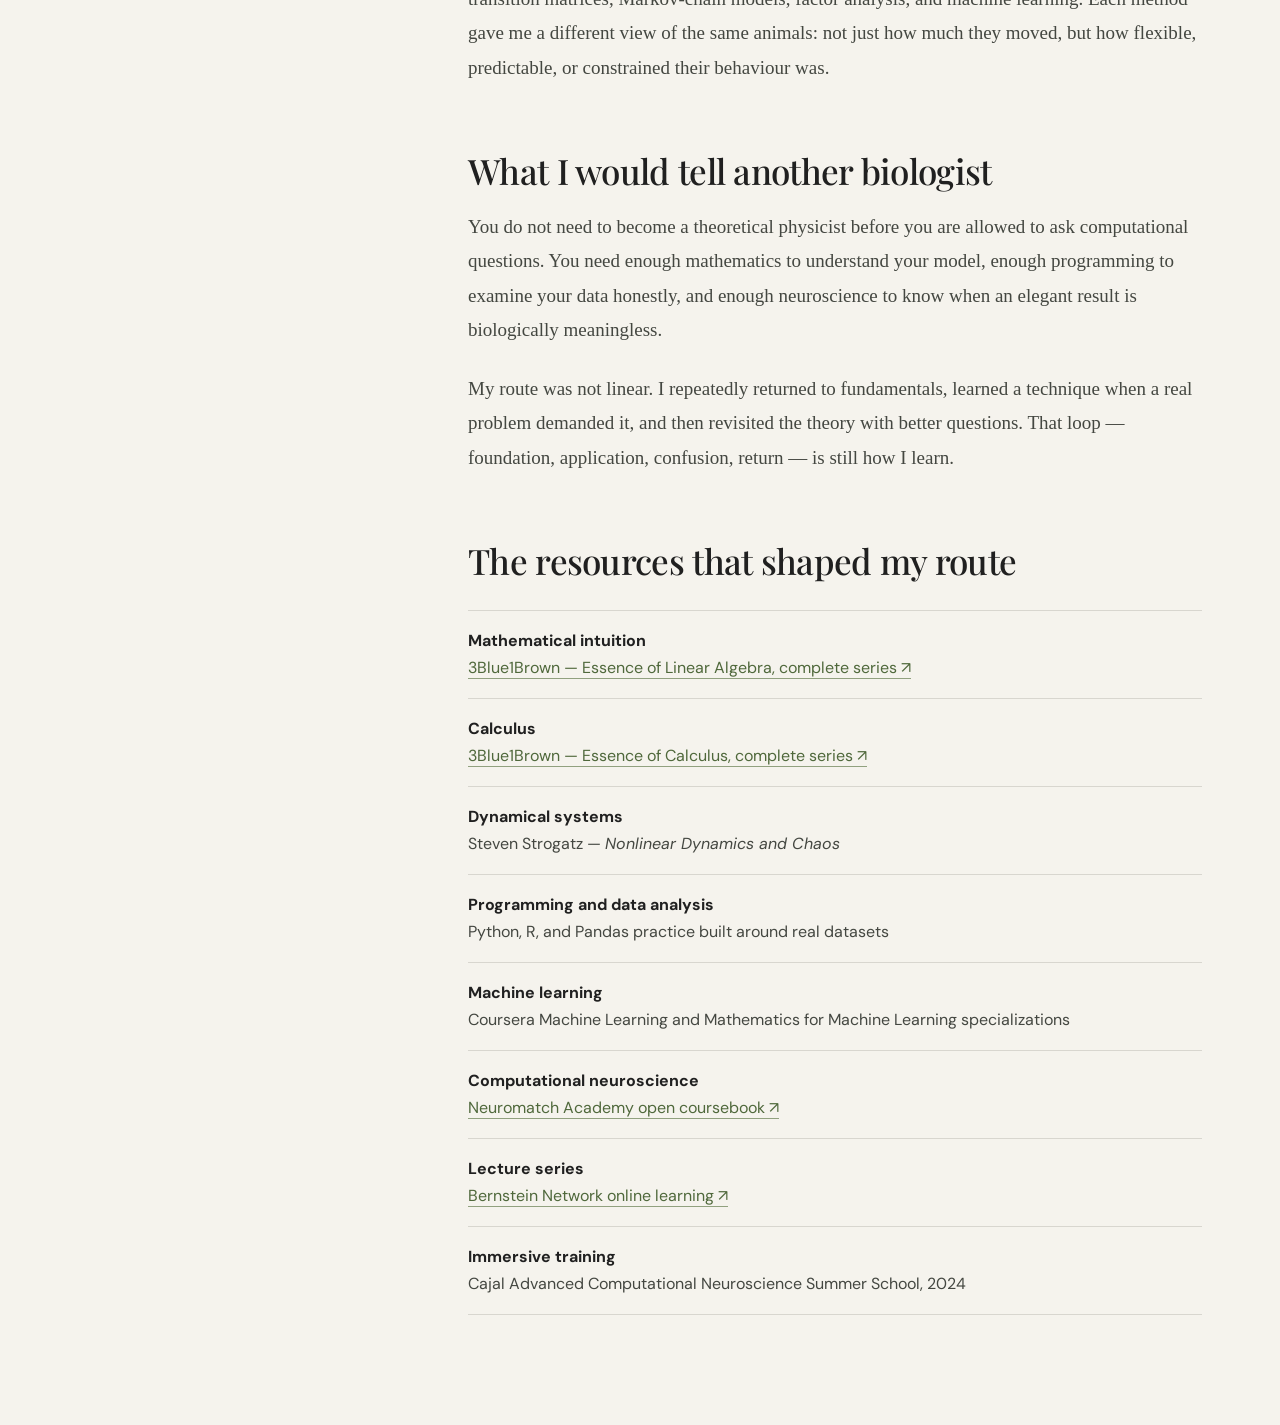
<file: Safaa-Mamoun-GitHub-Pages/essay/index.html>
<!doctype html>
<html lang="en">
<head>
  <meta charset="utf-8">
  <meta name="viewport" content="width=device-width, initial-scale=1">
  <title>How I Learned Computational Neuroscience — Safaa Mamoun</title>
  <meta name="description" content="Safaa Mamoun's route from biology into mathematics, code, machine learning, and computational neuroscience.">
  <link rel="preconnect" href="https://fonts.googleapis.com">
  <link rel="preconnect" href="https://fonts.gstatic.com" crossorigin>
  <link href="https://fonts.googleapis.com/css2?family=DM+Sans:wght@400;500;600;700&family=Playfair+Display:ital,wght@0,500;1,500&display=swap" rel="stylesheet">
  <link rel="stylesheet" href="../styles.css">
</head>
<body>
  <main>
    <aside class="sidebar article-sidebar">
      <div class="portrait-wrap"><img class="portrait" src="../assets/profile.jpg" alt="Safaa Mamoun"></div>
      <div class="identity"><p class="eyebrow">Essay</p><h1>Safaa<br>Mamoun</h1><p class="role">Behaviour · Computation<br>Neural data</p></div>
      <nav aria-label="Essay navigation"><a href="#beginning">The beginning</a><a href="#mathematics">Mathematics</a><a href="#code">Programming</a><a href="#machine-learning">Machine learning</a><a href="#neuroscience">Neuroscience</a><a href="#resources">Resources</a></nav>
      <div class="sidebar-footer"><a class="back-link" href="../">← Back to portfolio</a><a class="cv-button" href="../assets/Safaa-Mamoun-CV.pdf" target="_blank">Download CV <span aria-hidden="true">↗</span></a><p>© 2026 Safaa Mamoun</p></div>
    </aside>

    <article class="article-shell">
      <header class="article-hero">
        <p class="kicker">Learning path · August 2026</p>
        <h2>How I Learned Computational Neuroscience</h2>
        <p class="article-deck">I did not enter neuroscience through mathematics or computer science. I came through biology — then learned to use equations, code, and models as tools for asking better biological questions.</p>
        <p class="article-meta">By Safaa Mamoun · 10 min read</p>
      </header>

      <div class="article-body">
        <h3 id="beginning">I started with organisms, not algorithms</h3>
        <p>My academic training began in zoology, followed by genetics and molecular biology. I was comfortable thinking about organisms, cells, experiments, and biological variability. Computation was not yet the centre of how I worked. That changed during my PhD in neurobiology at SISSA, when I began studying how social isolation affects anxiety, social behaviour, and neural plasticity across the zebrafish lifespan.</p>
        <p>Behavioural experiments produce rich data, but summary measures can flatten that richness. I wanted to understand not only whether an animal moved more or less, but how behaviour was organized over time, how states transitioned, and whether the structure of those transitions changed with age or isolation. Those questions pushed me toward computational neuroscience.</p>

        <h3 id="mathematics">First, I rebuilt the mathematics</h3>
        <p>My first obstacle was not intelligence; it was mathematical language. Linear algebra, calculus, probability, and dynamical systems often appeared as compressed notation without enough intuition. I learned better when I could first see what an equation was doing geometrically, then return to the formalism.</p>
        <p>The complete 3Blue1Brown series <a href="https://www.youtube.com/playlist?list=PLZHQObOWTQDPD3MizzM2xVFitgF8hE_ab" target="_blank">Essence of Linear Algebra</a> and <a href="https://www.youtube.com/playlist?list=PL0-GT3co4r2wlh6UHTUeQsrf3mlS2lk6x" target="_blank">Essence of Calculus</a> gave me that visual foundation. I complemented them with structured mathematics-for-machine-learning courses and Steven Strogatz’s <em>Nonlinear Dynamics and Chaos</em>. The goal was not to collect formulas. It was to recognize the mathematical shape of a biological problem.</p>
        <p class="article-pullquote">I stopped treating mathematics as a gatekeeper and started treating it as a language I could learn one useful sentence at a time.</p>

        <h3 id="code">Programming became a way of thinking</h3>
        <p>I learned Python and R by using them on real data. Small exercises helped, but progress accelerated when the code had a scientific purpose: cleaning tracking output, organizing experiments, visualizing behaviour, comparing groups, and testing whether an analysis was robust to different definitions.</p>
        <p>Working through data-analysis material, including Pandas-focused training, taught me to make the path from raw data to result explicit and reproducible. In my PhD work, that path grew into pipelines built around DeepLabCut pose estimation, custom Python analysis, and later Keypoint-MoSeq for unsupervised behavioural segmentation.</p>

        <h3 id="machine-learning">Machine learning connected tools to questions</h3>
        <p>Machine learning initially looked like a large catalogue of algorithms. It became manageable when I organized it around a few questions: What is the representation? What information is being preserved or discarded? What is the model trying to predict? How will I know whether it generalizes?</p>
        <p>Coursera specializations in machine learning and mathematics for machine learning strengthened that foundation. I then applied the ideas to problems close to my research: supervised models of animal state, latent-factor approaches, dimensionality reduction, and unsupervised descriptions of behavioural structure. This was where methods stopped feeling separate from neuroscience.</p>

        <h3 id="neuroscience">Then I integrated computation with neuroscience</h3>
        <p>Open computational-neuroscience curricula helped me connect the pieces. The <a href="https://compneuro.neuromatch.io/" target="_blank">Neuromatch computational neuroscience coursebook</a> provided a broad, hands-on route through models, machine learning, dynamical systems, stochastic processes, and causality. The <a href="https://bernstein-network.de/en/teaching-and-research/study-and-training/online-learning/" target="_blank">Bernstein Network’s online learning resources</a> offered lecture-based depth and another way to revisit difficult topics.</p>
        <p>The decisive step was the Cajal Advanced Computational Neuroscience Summer School in 2024. Intensive teaching and project work forced me to move between concepts, code, data, and interpretation. In our project on dimensionality reduction of neuronal codes in auditory cortex, computational analysis was not an accessory to the neuroscience; it was the means by which the scientific question became testable.</p>
        <p>Back in my doctoral research, I began examining behavioural organization using entropy, transition matrices, Markov-chain models, factor analysis, and machine learning. Each method gave me a different view of the same animals: not just how much they moved, but how flexible, predictable, or constrained their behaviour was.</p>

        <h3>What I would tell another biologist</h3>
        <p>You do not need to become a theoretical physicist before you are allowed to ask computational questions. You need enough mathematics to understand your model, enough programming to examine your data honestly, and enough neuroscience to know when an elegant result is biologically meaningless.</p>
        <p>My route was not linear. I repeatedly returned to fundamentals, learned a technique when a real problem demanded it, and then revisited the theory with better questions. That loop — foundation, application, confusion, return — is still how I learn.</p>

        <h3 id="resources">The resources that shaped my route</h3>
        <ul class="resource-list">
          <li><strong>Mathematical intuition</strong><a href="https://www.youtube.com/playlist?list=PLZHQObOWTQDPD3MizzM2xVFitgF8hE_ab" target="_blank">3Blue1Brown — Essence of Linear Algebra, complete series ↗</a></li>
          <li><strong>Calculus</strong><a href="https://www.youtube.com/playlist?list=PL0-GT3co4r2wlh6UHTUeQsrf3mlS2lk6x" target="_blank">3Blue1Brown — Essence of Calculus, complete series ↗</a></li>
          <li><strong>Dynamical systems</strong>Steven Strogatz — <em>Nonlinear Dynamics and Chaos</em></li>
          <li><strong>Programming and data analysis</strong>Python, R, and Pandas practice built around real datasets</li>
          <li><strong>Machine learning</strong>Coursera Machine Learning and Mathematics for Machine Learning specializations</li>
          <li><strong>Computational neuroscience</strong><a href="https://compneuro.neuromatch.io/" target="_blank">Neuromatch Academy open coursebook ↗</a></li>
          <li><strong>Lecture series</strong><a href="https://bernstein-network.de/en/teaching-and-research/study-and-training/online-learning/" target="_blank">Bernstein Network online learning ↗</a></li>
          <li><strong>Immersive training</strong>Cajal Advanced Computational Neuroscience Summer School, 2024</li>
        </ul>
      </div>
    </article>
  </main>
</body>
</html>
</file>
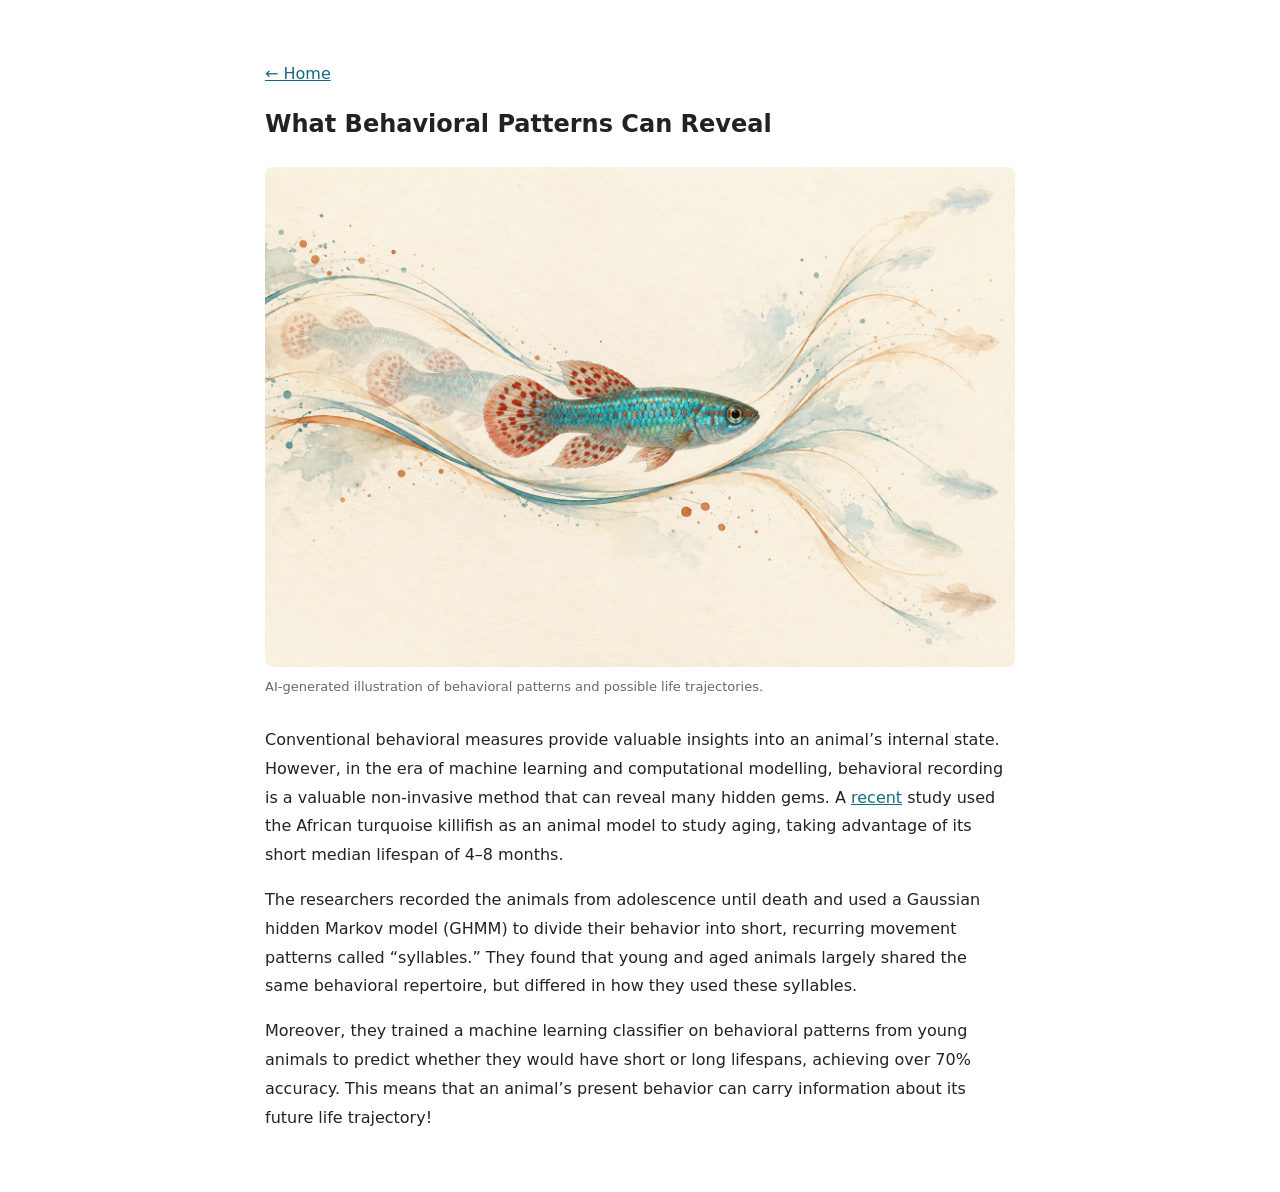
<file: behavior-and-aging.html>
<!DOCTYPE html>
<html lang="en">
<head>
  <meta charset="UTF-8">
  <meta name="viewport" content="width=device-width, initial-scale=1">
  <title>What Behavioral pattern can reveal</title>

  <style>
    body {
      max-width: 750px;
      margin: 60px auto;
      padding: 0 24px;
      font-family: system-ui, sans-serif;
      line-height: 1.8;
      color: #222;
    }

    a {
      color: #166a83;
    }

    h1 {
      line-height: 1.25;
    }
  </style>
</head>

<body>
  <a href="/">← Home</a>

  <article>
    <h1>What Behavioral Patterns Can Reveal</h1>
    <figure style="margin: 28px 0;">
      <img
        src="assets/Behavior.png"

        style="display: block; width: 100%; height: auto; border-radius: 8px;"
      >
      <figcaption style="margin-top: 8px; font-size: 13px; color: #686a65;">
        AI-generated illustration of behavioral patterns and possible life trajectories.
      </figcaption>
    </figure>

    <p>
      Conventional behavioral measures provide valuable insights into an animal’s
      internal state. However, in the era of machine learning and computational
      modelling, behavioral recording is a valuable non-invasive method that can
      reveal many hidden gems. A
      <a href="https://www.science.org/doi/10.1126/science.aea9795">recent</a>
      study used the African turquoise killifish as an animal model to study aging,
      taking advantage of its short median lifespan of 4–8 months.
    </p>

    <p>
      The researchers recorded the animals from adolescence until death and used a
      Gaussian hidden Markov model (GHMM) to divide their behavior into short,
      recurring movement patterns called “syllables.” They found that young and
      aged animals largely shared the same behavioral repertoire, but differed
      in how they used these syllables.
    </p>

    <p>
      Moreover, they trained a machine learning classifier on behavioral patterns
      from young animals to predict whether they would have short or long lifespans,
      achieving over 70% accuracy. This means that an animal’s present behavior
      can carry information about its future life trajectory!
    </p>
  </article>
</body>
</html>
</file>
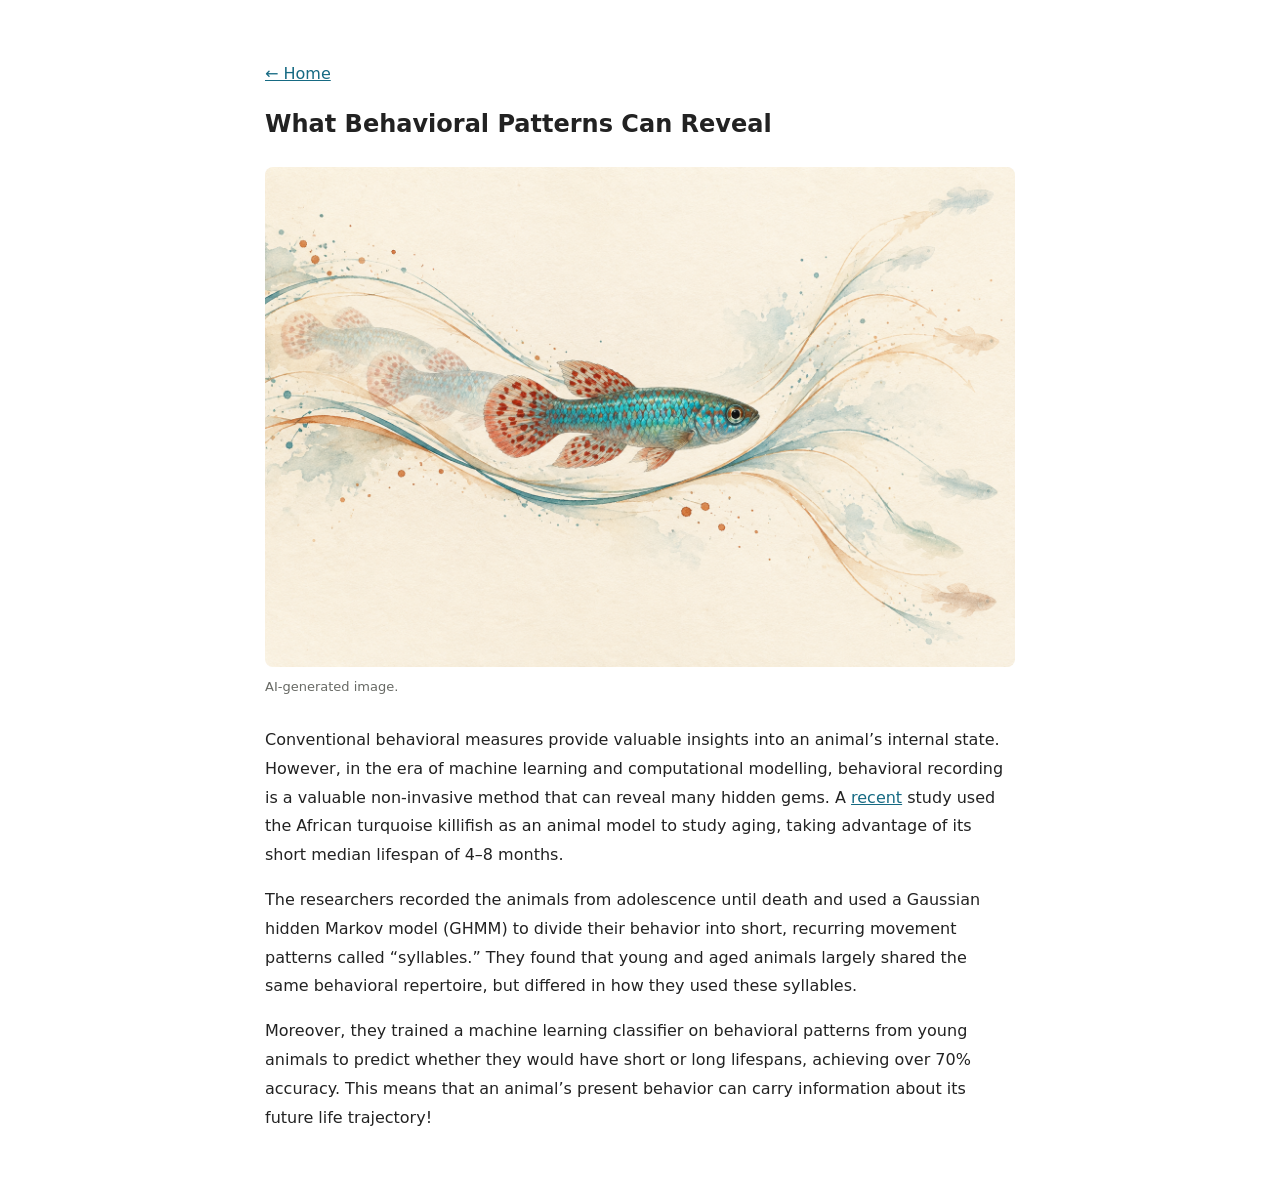
<file: essay/behavior-and-aging.html>
<!DOCTYPE html>
<html lang="en">
<head>
  <meta charset="UTF-8">
  <meta name="viewport" content="width=device-width, initial-scale=1">
  <title>What Behavioral pattern can reveal</title>

  <style>
    body {
      max-width: 750px;
      margin: 60px auto;
      padding: 0 24px;
      font-family: system-ui, sans-serif;
      line-height: 1.8;
      color: #222;
    }

    a {
      color: #166a83;
    }

    h1 {
      line-height: 1.25;
    }
  </style>
</head>

<body>
  <a href="/">← Home</a>

  <article>
    <h1>What Behavioral Patterns Can Reveal</h1>
    <figure style="margin: 28px 0;">
      <img
        src="../assets/Behavior.png"

        style="display: block; width: 100%; height: auto; border-radius: 8px;"
      >
      <figcaption style="margin-top: 8px; font-size: 13px; color: #686a65;">
        AI-generated image.
      </figcaption>
    </figure>

    <p>
      Conventional behavioral measures provide valuable insights into an animal’s
      internal state. However, in the era of machine learning and computational
      modelling, behavioral recording is a valuable non-invasive method that can
      reveal many hidden gems. A
      <a href="https://www.science.org/doi/10.1126/science.aea9795">recent</a>
      study used the African turquoise killifish as an animal model to study aging,
      taking advantage of its short median lifespan of 4–8 months.
    </p>

    <p>
      The researchers recorded the animals from adolescence until death and used a
      Gaussian hidden Markov model (GHMM) to divide their behavior into short,
      recurring movement patterns called “syllables.” They found that young and
      aged animals largely shared the same behavioral repertoire, but differed
      in how they used these syllables.
    </p>

    <p>
      Moreover, they trained a machine learning classifier on behavioral patterns
      from young animals to predict whether they would have short or long lifespans,
      achieving over 70% accuracy. This means that an animal’s present behavior
      can carry information about its future life trajectory!
    </p>
  </article>
</body>
</html>
</file>
<file: styles.css>
:root {
  --font-sans: "DM Sans";
  --font-display: "Playfair Display";
  --ink: #202020;
  --paper: #f5f3ed;
  --panel: #18201d;
  --accent: #c5ff4a;
  --muted: #686a65;
  --line: #d8d6cf;
}

* { box-sizing: border-box; }
html { scroll-behavior: smooth; }
body {
  margin: 0;
  background: var(--paper);
  color: var(--ink);
  font-family: var(--font-sans), Arial, sans-serif;
  -webkit-font-smoothing: antialiased;
}
a { color: inherit; text-decoration: none; }

.sidebar {
  position: fixed;
  inset: 0 auto 0 0;
  width: 390px;
  min-height: 100vh;
  padding: 42px;
  background: var(--panel);
  color: #f8f7f2;
  display: flex;
  flex-direction: column;
  overflow-y: auto;
}
.portrait-wrap {
  width: 180px;
  aspect-ratio: 1;
  border-radius: 50%;
  overflow: hidden;
  border: 2px solid rgba(255,255,255,.2);
  margin-bottom: 30px;
}
.portrait { width: 100%; height: 100%; object-fit: cover; object-position: 50% 35%; transform: scale(1.35); }
.eyebrow, .kicker, .section-heading > p {
  margin: 0 0 10px;
  color: var(--accent);
  font-size: 12px;
  font-weight: 700;
  letter-spacing: .16em;
  text-transform: uppercase;
}
.identity h1 {
  margin: 0;
  font-family: var(--font-display), Georgia, serif;
  font-size: 58px;
  line-height: .92;
  letter-spacing: -.045em;
  font-weight: 600;
}
.role { margin: 22px 0 0; color: #aeb5b0; font-size: 16px; line-height: 1.5; }
nav { display: flex; flex-direction: column; gap: 8px; margin: 36px 0; }
nav a { width: max-content; color: #d7dcd8; font-size: 15px; padding: 3px 0; border-bottom: 1px solid transparent; }
nav a:hover, nav a:focus-visible { color: var(--accent); border-color: var(--accent); }
.sidebar-footer { margin-top: auto; }
.cv-button {
  display: flex;
  justify-content: space-between;
  align-items: center;
  padding: 13px 16px;
  background: var(--accent);
  color: #152018;
  font-weight: 700;
  border-radius: 2px;
}
.cv-button:hover { background: #d4ff76; }
.social-links { display: flex; gap: 18px; margin: 20px 0 12px; font-size: 13px; }
.social-links a:hover { color: var(--accent); }
.sidebar-footer > p { margin: 0; color: #7f8882; font-size: 12px; }

.content { margin-left: 390px; }
.section-block { padding: 90px clamp(48px, 8vw, 120px); border-bottom: 1px solid var(--line); scroll-margin-top: 20px; }
.hero { min-height: 100vh; display: flex; flex-direction: column; justify-content: center; }
.hero .kicker, .contact .kicker { color: #53614f; }
.hero h2 {
  max-width: 940px;
  margin: 0;
  font-family: var(--font-display), Georgia, serif;
  font-size: clamp(48px, 6vw, 88px);
  line-height: 1.02;
  letter-spacing: -.04em;
  font-weight: 500;
}
.hero h2 em { color: #627651; font-weight: 500; }
.intro { max-width: 800px; margin: 32px 0 52px; color: #555952; font-size: 20px; line-height: 1.65; }
.focus-grid { display: grid; grid-template-columns: repeat(3, 1fr); gap: 1px; background: var(--line); border: 1px solid var(--line); }
.focus-grid > div { background: var(--paper); padding: 24px; }
.focus-grid span { font-size: 11px; color: #85877f; }
.focus-grid h3 { margin: 30px 0 10px; font-size: 18px; }
.focus-grid p { margin: 0; color: var(--muted); font-size: 14px; line-height: 1.55; }

.section-heading { display: grid; grid-template-columns: 180px 1fr; align-items: start; margin-bottom: 56px; }
.section-heading > p { color: #627651; margin-top: 9px; }
.section-heading h2 {
  margin: 0;
  font-family: var(--font-display), Georgia, serif;
  font-weight: 500;
  font-size: clamp(38px, 4vw, 56px);
  letter-spacing: -.03em;
}
.timeline article, .work-list article { display: grid; grid-template-columns: 180px 1fr; gap: 0; padding: 30px 0; border-top: 1px solid var(--line); }
.timeline article:last-child, .work-list article:last-child { border-bottom: 1px solid var(--line); }
.year { margin: 4px 0 0; color: #777b73; font-size: 13px; font-weight: 700; letter-spacing: .04em; }
.timeline h3, .work-list h3 { margin: 0 0 7px; font-size: 20px; line-height: 1.35; }
.timeline article > div > p:last-child, .work-list article > div > p { margin: 10px 0 0; max-width: 780px; color: var(--muted); line-height: 1.65; }
.institution { color: #53614f !important; font-weight: 600; }
.work-list h3 a:hover { color: #536c3c; }
.work-list h3 span { font-family: var(--font-sans); font-size: 15px; }
.compact-list article { padding: 24px 0; }
.compact-list h3 { font-size: 18px; }
.compact-list p { font-size: 15px; }

.skills-layout { display: grid; grid-template-columns: 1.4fr 1fr; gap: 70px; }
.training-list > div { display: grid; grid-template-columns: 70px 1fr; padding: 17px 0; border-top: 1px solid var(--line); }
.training-list > div:last-child { border-bottom: 1px solid var(--line); }
.training-list span { font-size: 13px; font-weight: 700; color: #777b73; }
.training-list p { margin: 0; line-height: 1.5; }
.skill-tags { display: flex; flex-wrap: wrap; align-content: flex-start; gap: 10px; }
.skill-tags span { border: 1px solid #acb0a7; border-radius: 99px; padding: 10px 14px; font-size: 13px; }

.essay-teaser article {
  max-width: 900px;
  padding: clamp(30px, 5vw, 62px);
  background: #e7eadf;
  border-left: 5px solid #627651;
}
.essay-label { margin: 0 0 24px; color: #627651; font-size: 12px; font-weight: 700; letter-spacing: .13em; text-transform: uppercase; }
.essay-teaser h3 { max-width: 720px; margin: 0; font-family: var(--font-display), Georgia, serif; font-size: clamp(38px, 5vw, 62px); line-height: 1.05; font-weight: 500; letter-spacing: -.035em; }
.essay-teaser article > p:not(.essay-label) { max-width: 680px; margin: 24px 0; color: var(--muted); font-size: 18px; line-height: 1.65; }
.essay-link { display: inline-block; border-bottom: 1px solid #536c3c; color: #405431; font-weight: 700; padding-bottom: 4px; }
.essay-link:hover { color: #202e17; }

.article-shell { margin-left: 390px; }
.article-hero { padding: 90px clamp(48px, 9vw, 150px) 56px; border-bottom: 1px solid var(--line); }
.article-hero .kicker { color: #627651; }
.article-hero h2 { max-width: 920px; margin: 0; font-family: var(--font-display), Georgia, serif; font-size: clamp(52px, 7vw, 92px); line-height: .98; letter-spacing: -.045em; font-weight: 500; }
.article-deck { max-width: 760px; margin: 30px 0 0; color: var(--muted); font-size: 20px; line-height: 1.65; }
.article-meta { margin: 28px 0 0; color: #797c76; font-size: 13px; }
.article-body { max-width: 830px; margin: 0 auto; padding: 72px 48px 110px; }
.article-body h3 { margin: 64px 0 18px; font-family: var(--font-display), Georgia, serif; font-size: 35px; line-height: 1.2; font-weight: 500; letter-spacing: -.02em; }
.article-body h3:first-child { margin-top: 0; }
.article-body p { margin: 0 0 24px; color: #444741; font-family: Georgia, serif; font-size: 19px; line-height: 1.82; }
.article-body a { color: #4f683b; border-bottom: 1px solid #91a17f; }
.article-body a:hover { color: #26371d; border-color: #26371d; }
.article-pullquote { margin: 48px 0; padding: 30px 0 30px 30px; border-left: 4px solid #627651; font-family: var(--font-display), Georgia, serif !important; font-size: 29px !important; line-height: 1.35 !important; color: #3f4f36 !important; }
.resource-list { margin: 28px 0 0; padding: 0; list-style: none; border-top: 1px solid var(--line); }
.resource-list li { padding: 18px 0; border-bottom: 1px solid var(--line); color: #444741; font-size: 16px; line-height: 1.5; }
.resource-list strong { display: block; color: var(--ink); margin-bottom: 3px; }
.back-link { display: inline-block; margin-bottom: 30px; color: var(--accent); font-size: 14px; }

.contact { min-height: 72vh; background: #26302c; color: #f8f7f2; display: flex; flex-direction: column; justify-content: center; }
.contact .kicker { color: var(--accent); }
.contact h2 { max-width: 820px; margin: 0; font-family: var(--font-display), Georgia, serif; font-size: clamp(44px, 5vw, 72px); line-height: 1.05; font-weight: 500; letter-spacing: -.035em; }
.contact > p:not(.kicker) { max-width: 690px; color: #b9c0bb; font-size: 18px; line-height: 1.6; }
.contact-links { display: flex; flex-wrap: wrap; gap: 16px 36px; margin-top: 25px; }
.contact-links a { color: var(--accent); font-weight: 700; border-bottom: 1px solid var(--accent); padding-bottom: 4px; }

@media (max-width: 980px) {
  .sidebar { position: relative; width: 100%; min-height: auto; padding: 30px; display: grid; grid-template-columns: 120px 1fr; gap: 10px 24px; }
  .portrait-wrap { width: 120px; grid-row: span 2; margin: 0; }
  .identity h1 { font-size: 42px; }
  .identity .eyebrow, .role { display: none; }
  nav { grid-column: 1 / -1; flex-direction: row; flex-wrap: wrap; margin: 20px 0 5px; gap: 8px 20px; }
  .sidebar-footer { grid-column: 1 / -1; display: flex; align-items: center; gap: 20px; }
  .cv-button { width: max-content; gap: 20px; }
  .social-links { margin: 0; }
  .sidebar-footer > p { margin-left: auto; }
  .content { margin-left: 0; }
  .article-shell { margin-left: 0; }
  .hero { min-height: auto; }
}

@media (max-width: 680px) {
  .sidebar { grid-template-columns: 90px 1fr; padding: 22px; }
  .portrait-wrap { width: 90px; }
  .identity h1 { font-size: 34px; }
  nav { gap: 6px 14px; }
  nav a { font-size: 13px; }
  .sidebar-footer { flex-wrap: wrap; }
  .sidebar-footer > p { display: none; }
  .section-block { padding: 64px 24px; }
  .hero h2 { font-size: 43px; }
  .intro { font-size: 17px; margin-bottom: 36px; }
  .focus-grid { grid-template-columns: 1fr; }
  .section-heading { grid-template-columns: 1fr; gap: 8px; margin-bottom: 36px; }
  .section-heading > p { margin: 0; }
  .timeline article, .work-list article { grid-template-columns: 1fr; gap: 10px; padding: 24px 0; }
  .skills-layout { grid-template-columns: 1fr; gap: 40px; }
  .contact-links { flex-direction: column; align-items: flex-start; }
  .article-hero { padding: 64px 24px 42px; }
  .article-hero h2 { font-size: 48px; }
  .article-deck { font-size: 17px; }
  .article-body { padding: 52px 24px 80px; }
  .article-body p { font-size: 18px; }
}

@media (prefers-reduced-motion: reduce) { html { scroll-behavior: auto; } }
/* Correct the profile photograph */
body .portrait-wrap {
  position: relative;
  width: 160px;
  height: 160px;
  overflow: hidden;
  border-radius: 50%;
  flex-shrink: 0;
}

body .portrait {
  position: static;
  display: block;
  width: 100%;
  height: 100%;
  max-width: 100%;
  object-fit: cover;
  object-position: center 30%;
  transform: none;
}

/* Beyond the lab section */
.beyond-grid {
  display: grid;
  grid-template-columns: minmax(0, 1.45fr) minmax(260px, 0.75fr);
  gap: clamp(28px, 5vw, 72px);
  align-items: end;
}

.beyond-image {
  display: block;
  width: 100%;
  height: auto;
  max-height: 750px;
  object-fit: cover;
  object-position: center;
}

.beyond-copy {
  padding: 28px 0;
  border-top: 1px solid var(--line, #d8d6cf);
  border-bottom: 1px solid var(--line, #d8d6cf);
}

.beyond-copy p {
  margin: 0;
  color: var(--muted, #686a65);
  font-family: "Playfair Display", Georgia, serif;
  font-size: clamp(24px, 2.4vw, 34px);
  line-height: 1.38;
}

@media (max-width: 680px) {
  body .portrait-wrap {
    width: 90px;
    height: 90px;
  }

  .beyond-grid {
    grid-template-columns: 1fr;
  }

  .beyond-copy {
    padding: 24px 0;
  }
}
</file>
<file: Safaa-Mamoun-GitHub-Pages/styles.css>
:root {
  --font-sans: "DM Sans";
  --font-display: "Playfair Display";
  --ink: #202020;
  --paper: #f5f3ed;
  --panel: #18201d;
  --accent: #c5ff4a;
  --muted: #686a65;
  --line: #d8d6cf;
}

* { box-sizing: border-box; }
html { scroll-behavior: smooth; }
body {
  margin: 0;
  background: var(--paper);
  color: var(--ink);
  font-family: var(--font-sans), Arial, sans-serif;
  -webkit-font-smoothing: antialiased;
}
a { color: inherit; text-decoration: none; }

.sidebar {
  position: fixed;
  inset: 0 auto 0 0;
  width: 390px;
  min-height: 100vh;
  padding: 42px;
  background: var(--panel);
  color: #f8f7f2;
  display: flex;
  flex-direction: column;
  overflow-y: auto;
}
.portrait-wrap {
  width: 180px;
  aspect-ratio: 1;
  border-radius: 50%;
  overflow: hidden;
  border: 2px solid rgba(255,255,255,.2);
  margin-bottom: 30px;
}
.portrait { width: 100%; height: 100%; object-fit: cover; object-position: 50% 35%; transform: scale(1.35); }
.eyebrow, .kicker, .section-heading > p {
  margin: 0 0 10px;
  color: var(--accent);
  font-size: 12px;
  font-weight: 700;
  letter-spacing: .16em;
  text-transform: uppercase;
}
.identity h1 {
  margin: 0;
  font-family: var(--font-display), Georgia, serif;
  font-size: 58px;
  line-height: .92;
  letter-spacing: -.045em;
  font-weight: 600;
}
.role { margin: 22px 0 0; color: #aeb5b0; font-size: 16px; line-height: 1.5; }
nav { display: flex; flex-direction: column; gap: 8px; margin: 36px 0; }
nav a { width: max-content; color: #d7dcd8; font-size: 15px; padding: 3px 0; border-bottom: 1px solid transparent; }
nav a:hover, nav a:focus-visible { color: var(--accent); border-color: var(--accent); }
.sidebar-footer { margin-top: auto; }
.cv-button {
  display: flex;
  justify-content: space-between;
  align-items: center;
  padding: 13px 16px;
  background: var(--accent);
  color: #152018;
  font-weight: 700;
  border-radius: 2px;
}
.cv-button:hover { background: #d4ff76; }
.social-links { display: flex; gap: 18px; margin: 20px 0 12px; font-size: 13px; }
.social-links a:hover { color: var(--accent); }
.sidebar-footer > p { margin: 0; color: #7f8882; font-size: 12px; }

.content { margin-left: 390px; }
.section-block { padding: 90px clamp(48px, 8vw, 120px); border-bottom: 1px solid var(--line); scroll-margin-top: 20px; }
.hero { min-height: 100vh; display: flex; flex-direction: column; justify-content: center; }
.hero .kicker, .contact .kicker { color: #53614f; }
.hero h2 {
  max-width: 940px;
  margin: 0;
  font-family: var(--font-display), Georgia, serif;
  font-size: clamp(48px, 6vw, 88px);
  line-height: 1.02;
  letter-spacing: -.04em;
  font-weight: 500;
}
.hero h2 em { color: #627651; font-weight: 500; }
.intro { max-width: 800px; margin: 32px 0 52px; color: #555952; font-size: 20px; line-height: 1.65; }
.focus-grid { display: grid; grid-template-columns: repeat(3, 1fr); gap: 1px; background: var(--line); border: 1px solid var(--line); }
.focus-grid > div { background: var(--paper); padding: 24px; }
.focus-grid span { font-size: 11px; color: #85877f; }
.focus-grid h3 { margin: 30px 0 10px; font-size: 18px; }
.focus-grid p { margin: 0; color: var(--muted); font-size: 14px; line-height: 1.55; }

.section-heading { display: grid; grid-template-columns: 180px 1fr; align-items: start; margin-bottom: 56px; }
.section-heading > p { color: #627651; margin-top: 9px; }
.section-heading h2 {
  margin: 0;
  font-family: var(--font-display), Georgia, serif;
  font-weight: 500;
  font-size: clamp(38px, 4vw, 56px);
  letter-spacing: -.03em;
}
.timeline article, .work-list article { display: grid; grid-template-columns: 180px 1fr; gap: 0; padding: 30px 0; border-top: 1px solid var(--line); }
.timeline article:last-child, .work-list article:last-child { border-bottom: 1px solid var(--line); }
.year { margin: 4px 0 0; color: #777b73; font-size: 13px; font-weight: 700; letter-spacing: .04em; }
.timeline h3, .work-list h3 { margin: 0 0 7px; font-size: 20px; line-height: 1.35; }
.timeline article > div > p:last-child, .work-list article > div > p { margin: 10px 0 0; max-width: 780px; color: var(--muted); line-height: 1.65; }
.institution { color: #53614f !important; font-weight: 600; }
.work-list h3 a:hover { color: #536c3c; }
.work-list h3 span { font-family: var(--font-sans); font-size: 15px; }
.compact-list article { padding: 24px 0; }
.compact-list h3 { font-size: 18px; }
.compact-list p { font-size: 15px; }

.skills-layout { display: grid; grid-template-columns: 1.4fr 1fr; gap: 70px; }
.training-list > div { display: grid; grid-template-columns: 70px 1fr; padding: 17px 0; border-top: 1px solid var(--line); }
.training-list > div:last-child { border-bottom: 1px solid var(--line); }
.training-list span { font-size: 13px; font-weight: 700; color: #777b73; }
.training-list p { margin: 0; line-height: 1.5; }
.skill-tags { display: flex; flex-wrap: wrap; align-content: flex-start; gap: 10px; }
.skill-tags span { border: 1px solid #acb0a7; border-radius: 99px; padding: 10px 14px; font-size: 13px; }

.essay-teaser article {
  max-width: 900px;
  padding: clamp(30px, 5vw, 62px);
  background: #e7eadf;
  border-left: 5px solid #627651;
}
.essay-label { margin: 0 0 24px; color: #627651; font-size: 12px; font-weight: 700; letter-spacing: .13em; text-transform: uppercase; }
.essay-teaser h3 { max-width: 720px; margin: 0; font-family: var(--font-display), Georgia, serif; font-size: clamp(38px, 5vw, 62px); line-height: 1.05; font-weight: 500; letter-spacing: -.035em; }
.essay-teaser article > p:not(.essay-label) { max-width: 680px; margin: 24px 0; color: var(--muted); font-size: 18px; line-height: 1.65; }
.essay-link { display: inline-block; border-bottom: 1px solid #536c3c; color: #405431; font-weight: 700; padding-bottom: 4px; }
.essay-link:hover { color: #202e17; }

.article-shell { margin-left: 390px; }
.article-hero { padding: 90px clamp(48px, 9vw, 150px) 56px; border-bottom: 1px solid var(--line); }
.article-hero .kicker { color: #627651; }
.article-hero h2 { max-width: 920px; margin: 0; font-family: var(--font-display), Georgia, serif; font-size: clamp(52px, 7vw, 92px); line-height: .98; letter-spacing: -.045em; font-weight: 500; }
.article-deck { max-width: 760px; margin: 30px 0 0; color: var(--muted); font-size: 20px; line-height: 1.65; }
.article-meta { margin: 28px 0 0; color: #797c76; font-size: 13px; }
.article-body { max-width: 830px; margin: 0 auto; padding: 72px 48px 110px; }
.article-body h3 { margin: 64px 0 18px; font-family: var(--font-display), Georgia, serif; font-size: 35px; line-height: 1.2; font-weight: 500; letter-spacing: -.02em; }
.article-body h3:first-child { margin-top: 0; }
.article-body p { margin: 0 0 24px; color: #444741; font-family: Georgia, serif; font-size: 19px; line-height: 1.82; }
.article-body a { color: #4f683b; border-bottom: 1px solid #91a17f; }
.article-body a:hover { color: #26371d; border-color: #26371d; }
.article-pullquote { margin: 48px 0; padding: 30px 0 30px 30px; border-left: 4px solid #627651; font-family: var(--font-display), Georgia, serif !important; font-size: 29px !important; line-height: 1.35 !important; color: #3f4f36 !important; }
.resource-list { margin: 28px 0 0; padding: 0; list-style: none; border-top: 1px solid var(--line); }
.resource-list li { padding: 18px 0; border-bottom: 1px solid var(--line); color: #444741; font-size: 16px; line-height: 1.5; }
.resource-list strong { display: block; color: var(--ink); margin-bottom: 3px; }
.back-link { display: inline-block; margin-bottom: 30px; color: var(--accent); font-size: 14px; }

.contact { min-height: 72vh; background: #26302c; color: #f8f7f2; display: flex; flex-direction: column; justify-content: center; }
.contact .kicker { color: var(--accent); }
.contact h2 { max-width: 820px; margin: 0; font-family: var(--font-display), Georgia, serif; font-size: clamp(44px, 5vw, 72px); line-height: 1.05; font-weight: 500; letter-spacing: -.035em; }
.contact > p:not(.kicker) { max-width: 690px; color: #b9c0bb; font-size: 18px; line-height: 1.6; }
.contact-links { display: flex; flex-wrap: wrap; gap: 16px 36px; margin-top: 25px; }
.contact-links a { color: var(--accent); font-weight: 700; border-bottom: 1px solid var(--accent); padding-bottom: 4px; }

@media (max-width: 980px) {
  .sidebar { position: relative; width: 100%; min-height: auto; padding: 30px; display: grid; grid-template-columns: 120px 1fr; gap: 10px 24px; }
  .portrait-wrap { width: 120px; grid-row: span 2; margin: 0; }
  .identity h1 { font-size: 42px; }
  .identity .eyebrow, .role { display: none; }
  nav { grid-column: 1 / -1; flex-direction: row; flex-wrap: wrap; margin: 20px 0 5px; gap: 8px 20px; }
  .sidebar-footer { grid-column: 1 / -1; display: flex; align-items: center; gap: 20px; }
  .cv-button { width: max-content; gap: 20px; }
  .social-links { margin: 0; }
  .sidebar-footer > p { margin-left: auto; }
  .content { margin-left: 0; }
  .article-shell { margin-left: 0; }
  .hero { min-height: auto; }
}

@media (max-width: 680px) {
  .sidebar { grid-template-columns: 90px 1fr; padding: 22px; }
  .portrait-wrap { width: 90px; }
  .identity h1 { font-size: 34px; }
  nav { gap: 6px 14px; }
  nav a { font-size: 13px; }
  .sidebar-footer { flex-wrap: wrap; }
  .sidebar-footer > p { display: none; }
  .section-block { padding: 64px 24px; }
  .hero h2 { font-size: 43px; }
  .intro { font-size: 17px; margin-bottom: 36px; }
  .focus-grid { grid-template-columns: 1fr; }
  .section-heading { grid-template-columns: 1fr; gap: 8px; margin-bottom: 36px; }
  .section-heading > p { margin: 0; }
  .timeline article, .work-list article { grid-template-columns: 1fr; gap: 10px; padding: 24px 0; }
  .skills-layout { grid-template-columns: 1fr; gap: 40px; }
  .contact-links { flex-direction: column; align-items: flex-start; }
  .article-hero { padding: 64px 24px 42px; }
  .article-hero h2 { font-size: 48px; }
  .article-deck { font-size: 17px; }
  .article-body { padding: 52px 24px 80px; }
  .article-body p { font-size: 18px; }
}

@media (prefers-reduced-motion: reduce) { html { scroll-behavior: auto; } }
</file>
